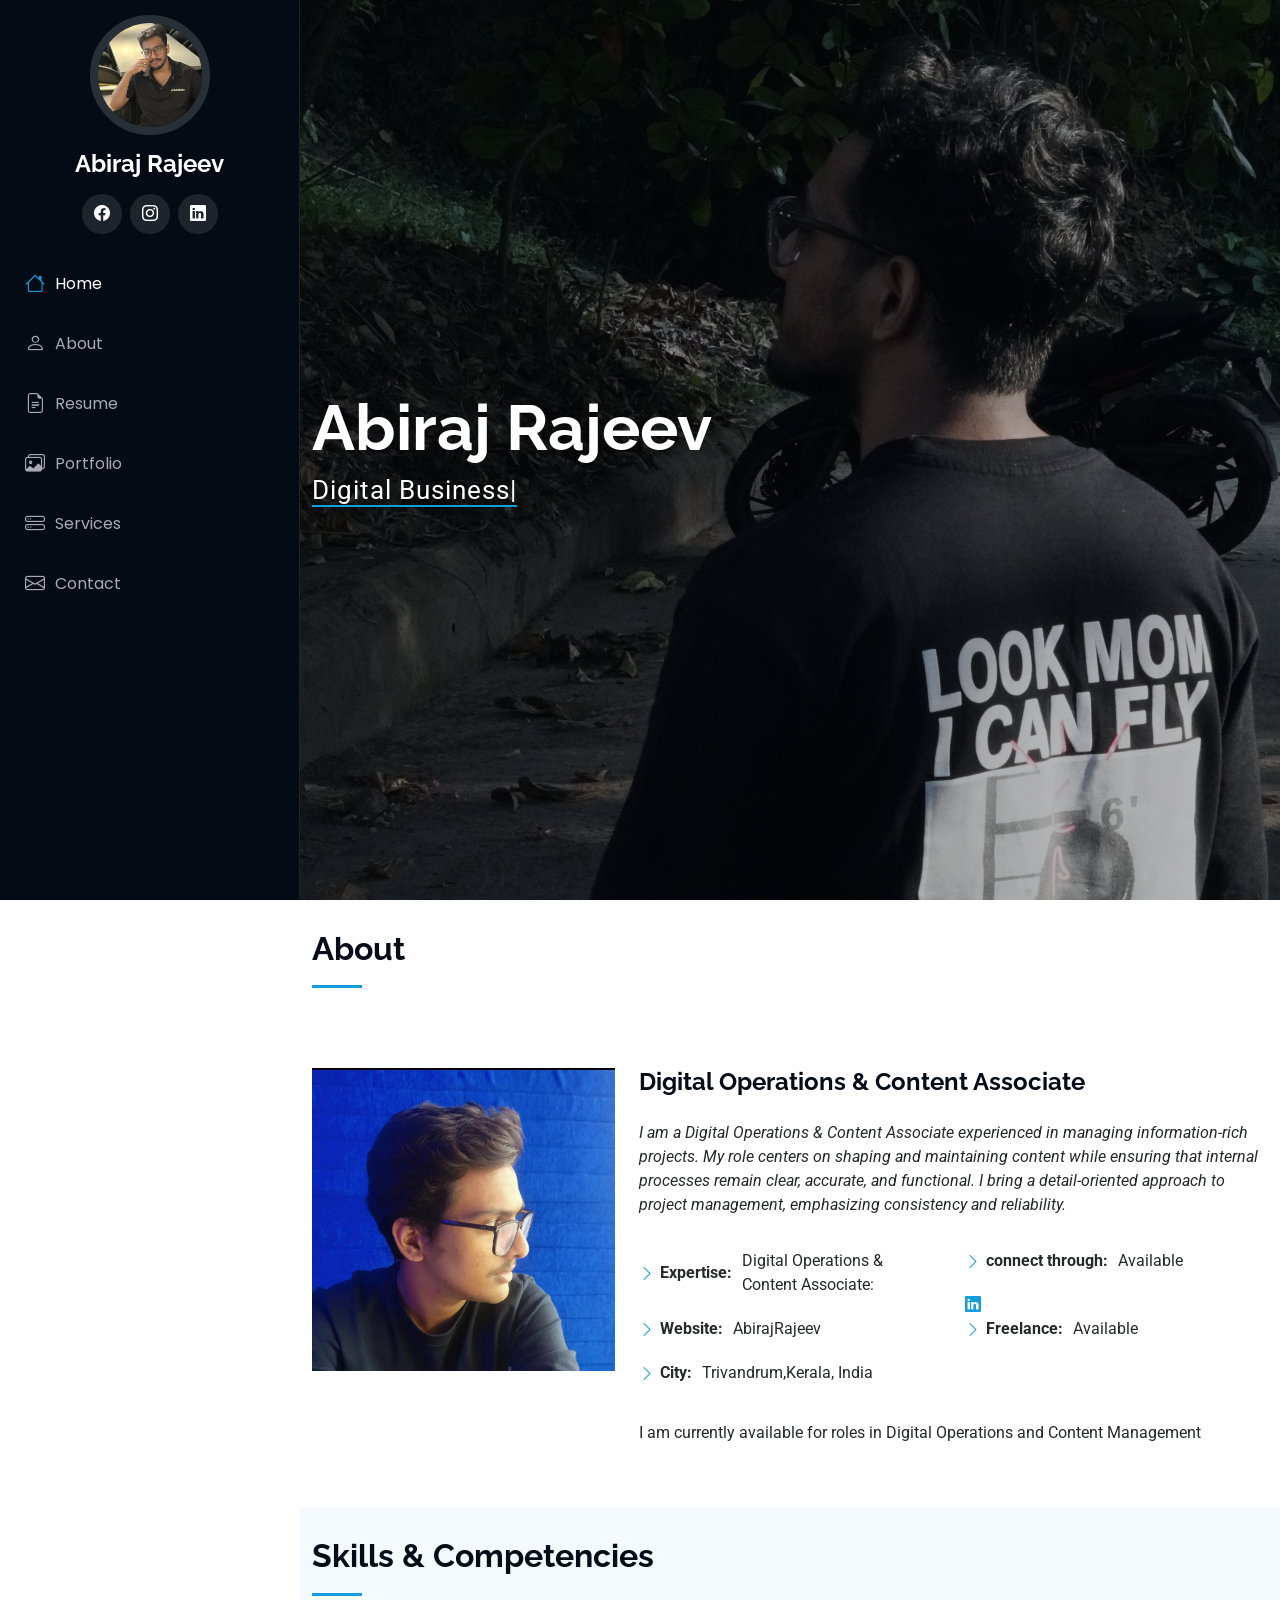
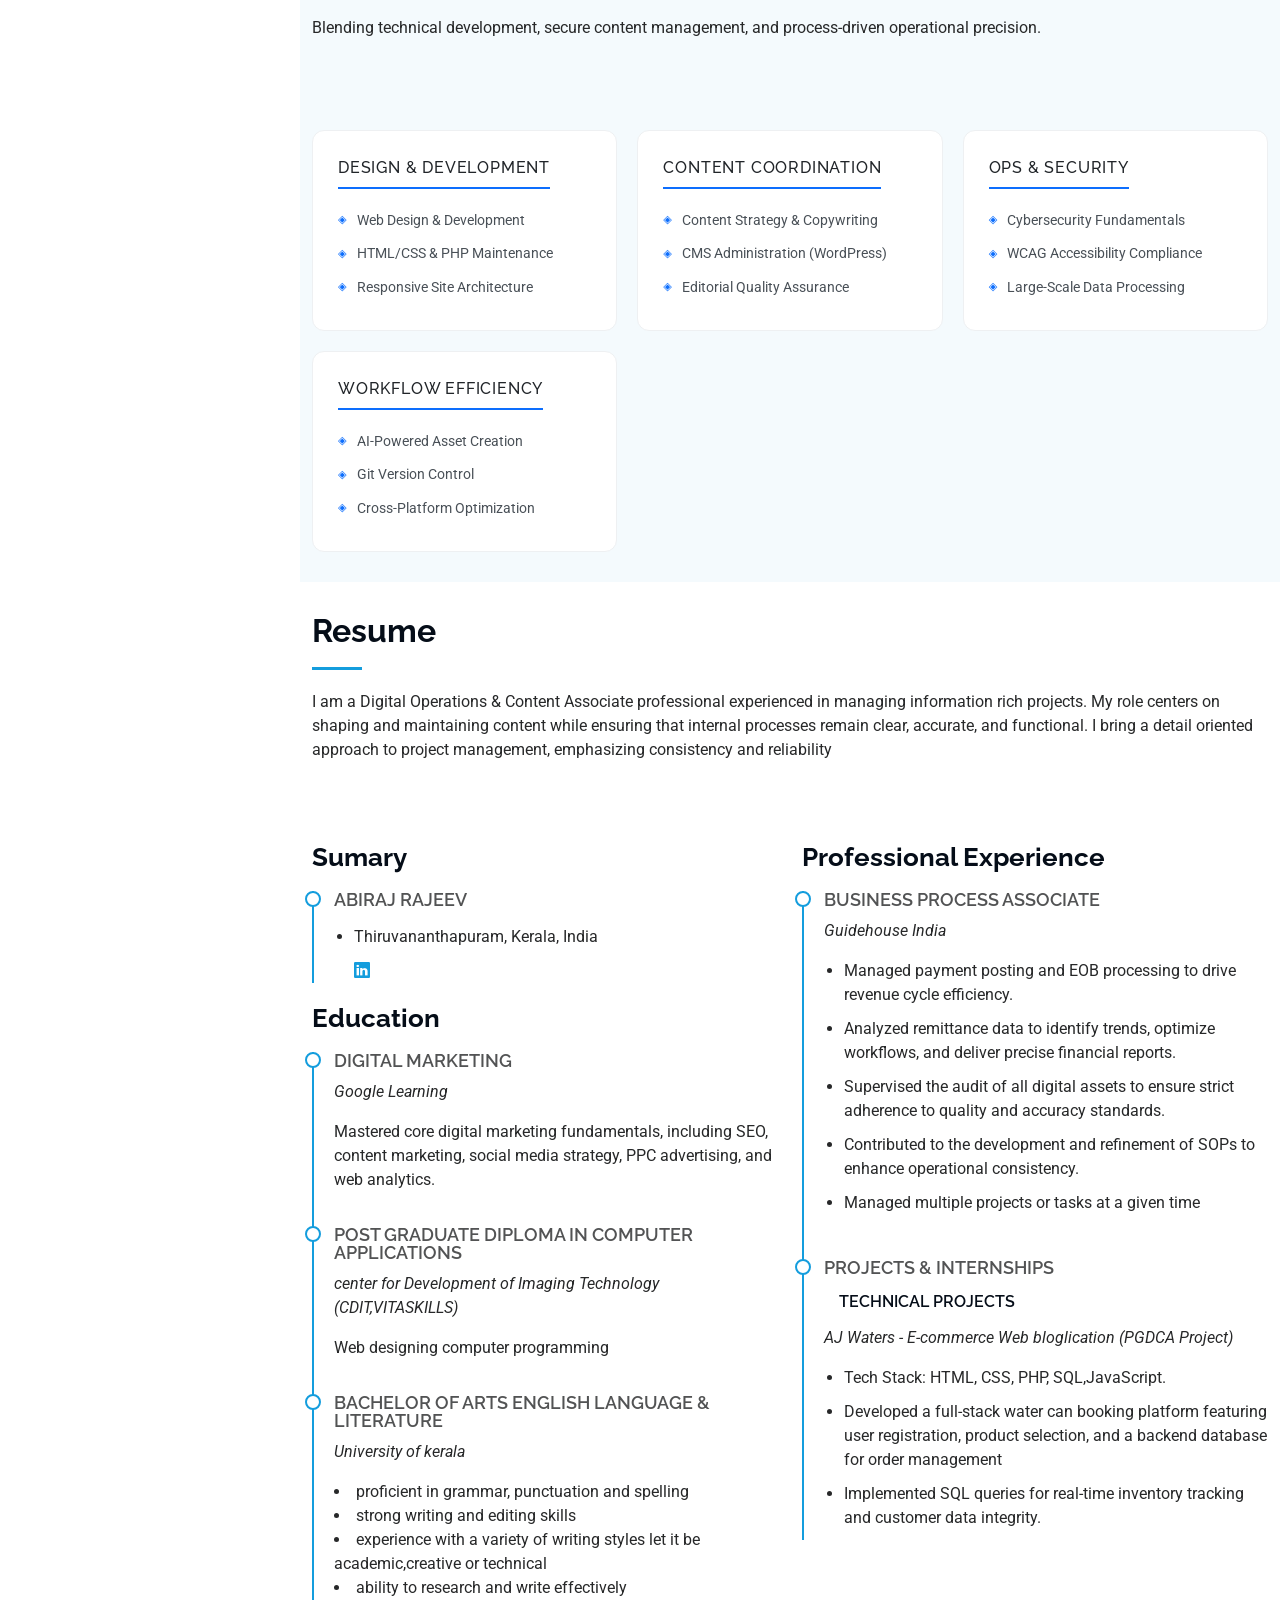
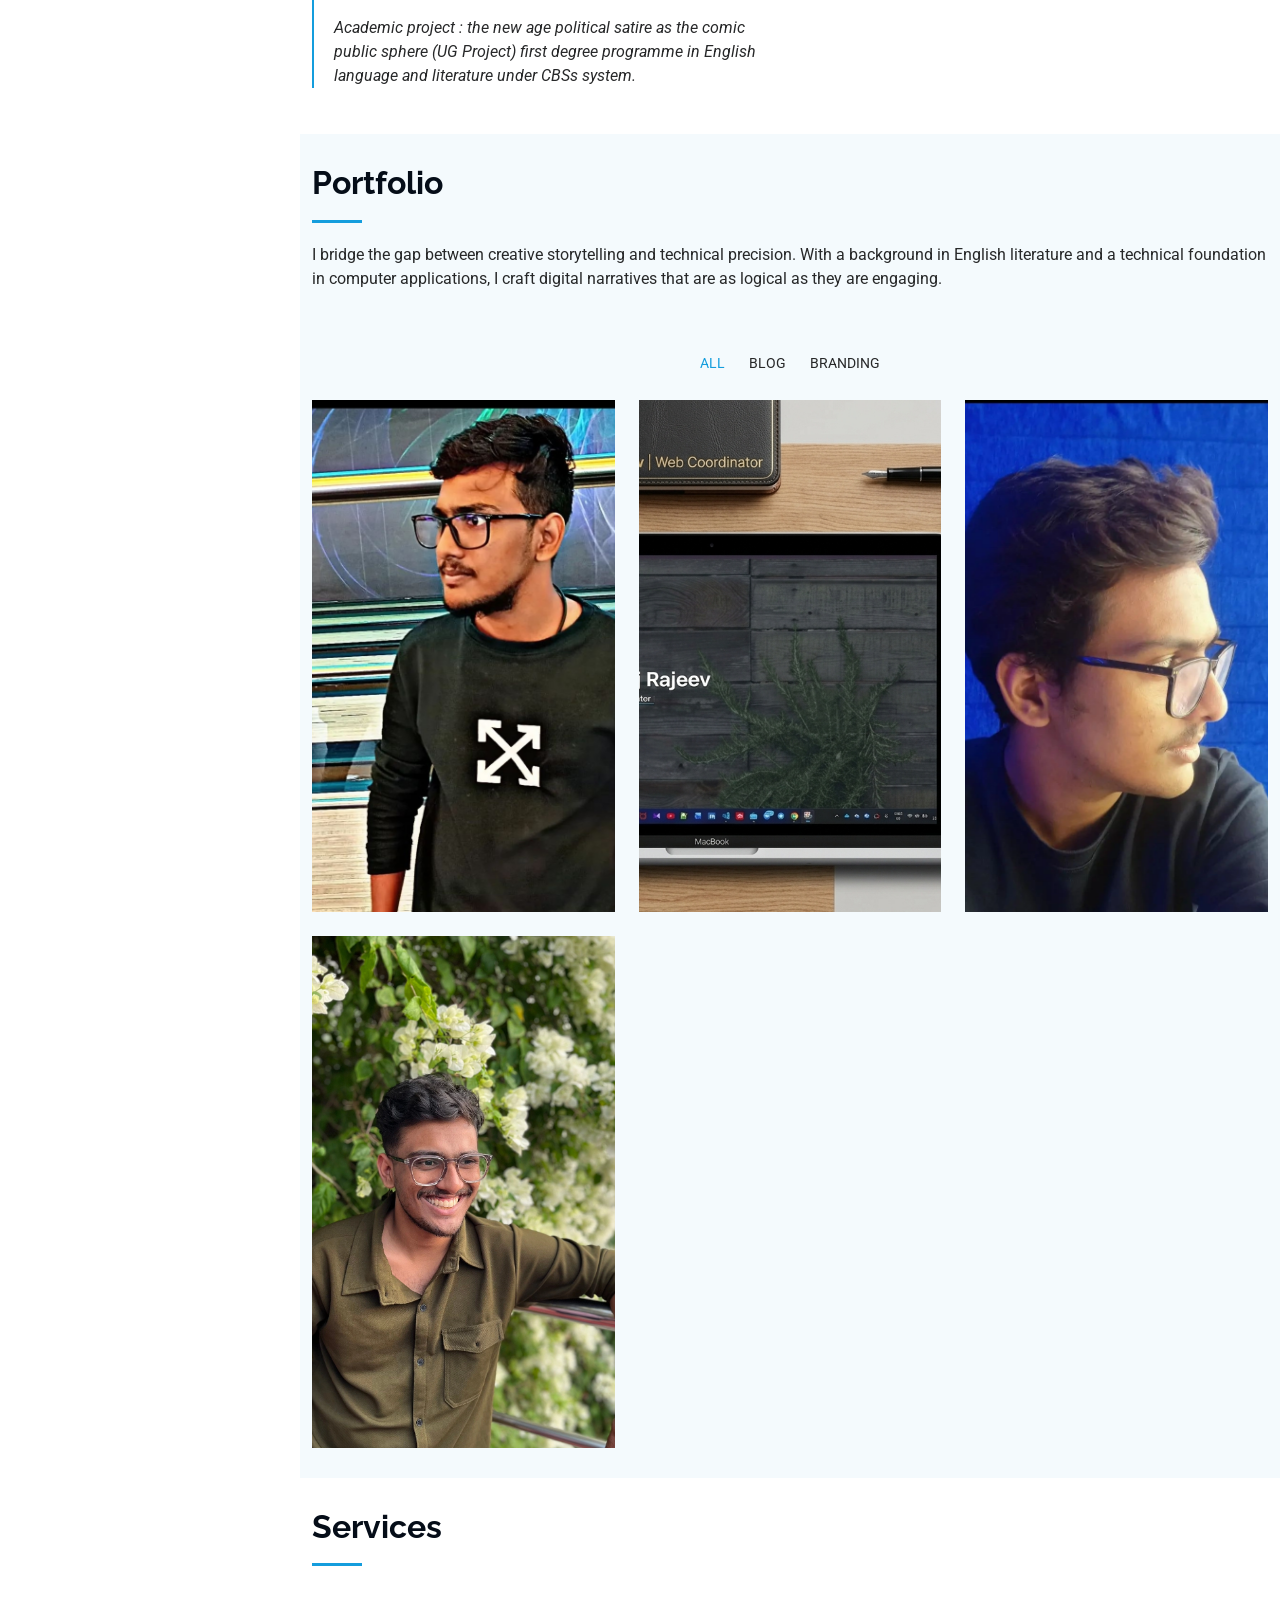
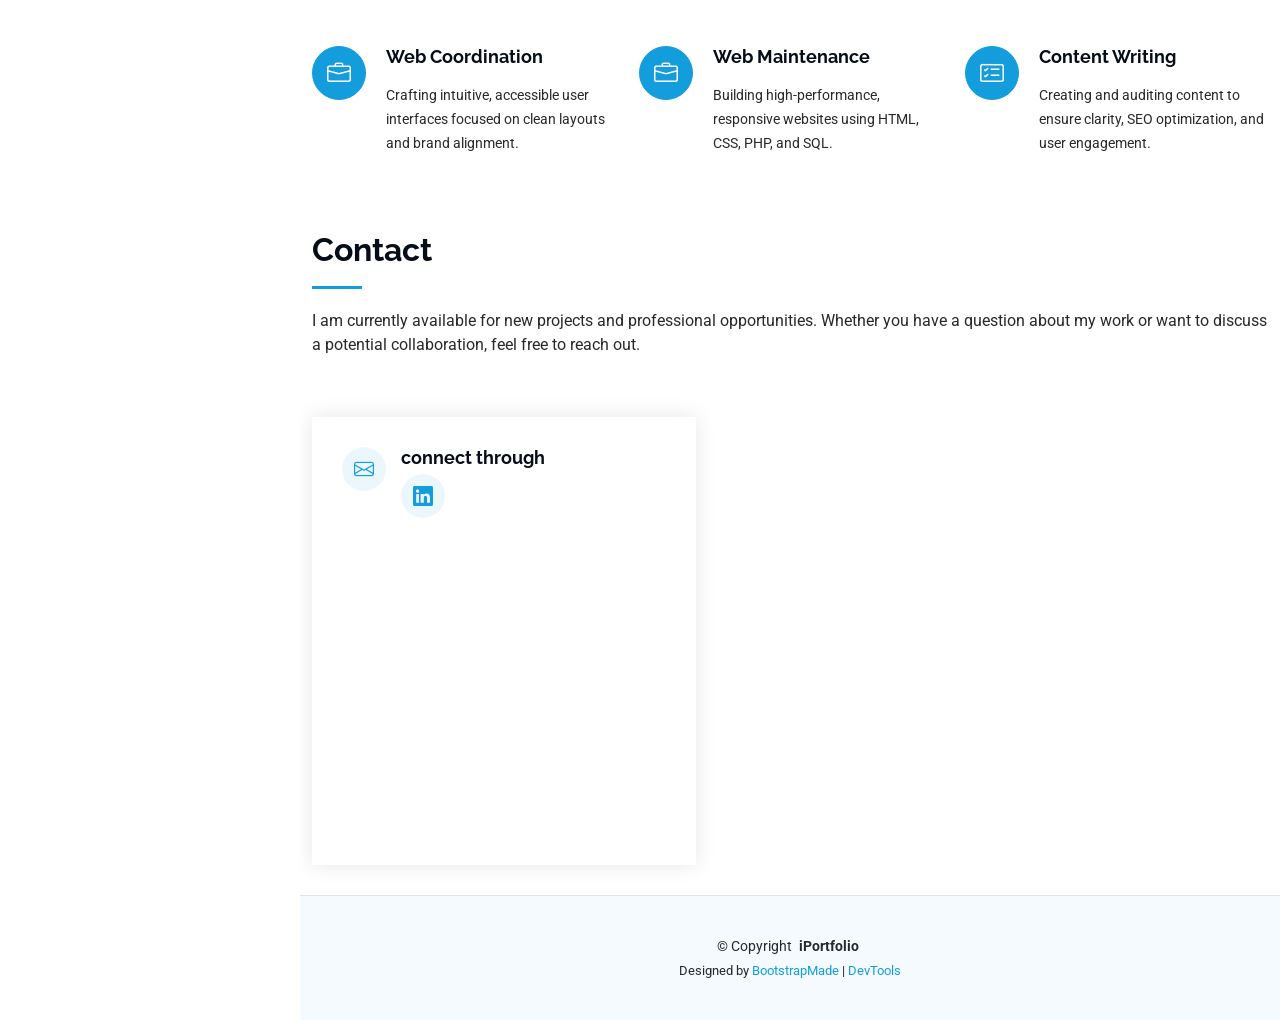
<file: index.html>
<!DOCTYPE html>
<html lang="en">

<head>
  <meta charset="utf-8">
  <meta content="width=device-width, initial-scale=1.0" name="viewport">
  <title>Abiraj Rajeev | Portfolio</title>
  <meta content="" name="description">
  <meta content="" name="keywords">

  <!-- Favicons -->
  <link href="assets/img/favicon.png" rel="icon">
  <link href="assets/img/blogle-touch-icon.png" rel="blogle-touch-icon">

  <!-- Fonts -->
  <link href="https://fonts.googleapis.com" rel="preconnect">
  <link href="https://fonts.gstatic.com" rel="preconnect" crossorigin>
  <link href="https://fonts.googleapis.com/css2?family=Roboto:ital,wght@0,100;0,300;0,400;0,500;0,700;0,900;1,100;1,300;1,400;1,500;1,700;1,900&family=Poppins:ital,wght@0,100;0,200;0,300;0,400;0,500;0,600;0,700;0,800;0,900;1,100;1,200;1,300;1,400;1,500;1,600;1,700;1,800;1,900&family=Raleway:ital,wght@0,100;0,200;0,300;0,400;0,500;0,600;0,700;0,800;0,900;1,100;1,200;1,300;1,400;1,500;1,600;1,700;1,800;1,900&display=swap" rel="stylesheet">

  <!-- Vendor CSS Files -->
  <link href="assets/vendor/bootstrap/css/bootstrap.min.css" rel="stylesheet">
  <link href="assets/vendor/bootstrap-icons/bootstrap-icons.css" rel="stylesheet">
  <link href="assets/vendor/aos/aos.css" rel="stylesheet">
  <link href="assets/vendor/glightbox/css/glightbox.min.css" rel="stylesheet">
  <link href="assets/vendor/swiper/swiper-bundle.min.css" rel="stylesheet">

  <!-- Main CSS File -->
  <link href="assets/css/main.css" rel="stylesheet">

  <!-- =======================================================
  * Template Name: iPortfolio
  * Template URL: https://bootstrapmade.com/iportfolio-bootstrap-portfolio-websites-template/
  * Updated: Jun 29 2024 with Bootstrap v5.3.3
  * Author: BootstrapMade.com
  * License: https://bootstrapmade.com/license/
  ======================================================== -->
</head>

<body class="index-page">

  <header id="header" class="header dark-background d-flex flex-column">
    <i class="header-toggle d-xl-none bi bi-list"></i>

    <div class="profile-img">
      <img src="assets/img/my-profile-img.jpg" alt="" class="img-fluid rounded-circle">
    </div>

    <a href="index.html" class="logo d-flex align-items-center justify-content-center">
      <!-- Uncomment the line below if you also wish to use an image logo -->
      <!-- <img src="assets/img/logo.png" alt=""> -->
      <h1 class="sitename">Abiraj Rajeev</h1>
    </a>

    <div class="social-links text-center">
      <a href="https://www.facebook.com/share/1HGsQPXidH/" class="facebook"><i class="bi bi-facebook"></i></a>
      <a href="https://www.instagram.com/abiraj_relodz/?hl=tl" class="instagram"><i class="bi bi-instagram"></i></a>
      <a href="https://linkedin.com/in/abiraj-rajeev" class="linkedin"><i class="bi bi-linkedin"></i></a>
    </div>

    <nav id="navmenu" class="navmenu">
      <ul>
        <li><a href="#hero" class="active"><i class="bi bi-house navicon"></i>Home</a></li>
        <li><a href="#about"><i class="bi bi-person navicon"></i> About</a></li>
        <li><a href="#resume"><i class="bi bi-file-earmark-text navicon"></i> Resume</a></li>
        <li><a href="#portfolio"><i class="bi bi-images navicon"></i> Portfolio</a></li>
        <li><a href="#services"><i class="bi bi-hdd-stack navicon"></i> Services</a></li>
        <li><a href="#contact"><i class="bi bi-envelope navicon"></i> Contact</a></li>
      </ul>
    </nav>

  </header>
  
  <main class="main">

    <!-- Hero Section -->
    <section id="hero" class="hero section dark-background">

      <img src="assets/img/assetsimghero-bg.jpg" alt="" data-aos="fade-in" class="">

      <div class="container" data-aos="fade-up" data-aos-delay="100">
        <h2>Abiraj Rajeev</h2>
        <p><span class="typed" data-typed-items="Digital Business Associate"></span><span class="typed-cursor typed-cursor--blink" aria-hidden="true"></span><span class="typed-cursor typed-cursor--blink" aria-hidden="true"></span></p>
      </div>

    </section><!-- /Hero Section -->

    <!-- About Section -->
    <section id="about" class="about section">

      <!-- Section Title -->
      <div class="container section-title" data-aos="fade-up">
        <h2>About</h2>
        <p></p>
      </div><!-- End Section Title -->

      <div class="container" data-aos="fade-up" data-aos-delay="100">

        <div class="row gy-4 justify-content-center">
          <div class="col-lg-4">
            <img src="assets/img/services.jpg" class="img-fluid" alt="">
          </div>
          <div class="col-lg-8 content">
            <h2>Digital Operations &amp; Content Associate</h2>
            <p class="fst-italic py-3">
             I am a Digital Operations & Content Associate experienced in managing information-rich projects. My role centers on shaping and maintaining content while ensuring that internal processes remain clear, accurate, and functional. I bring a detail-oriented approach to project management, emphasizing consistency and reliability. 
            </p>
            </p>
            <div class="row">
              <div class="col-lg-6">
                <ul>
                  <li><i class="bi bi-chevron-right"></i> <strong>Expertise:</strong> <span>Digital Operations & Content Associate:</span></li>
              <li><i class="bi bi-chevron-right"></i> <strong>Website:</strong> <span> <a href="https://abirajpanimoola-jpg.github.io/abirajrajeevportfolio/" target="_blank" style="text-decoration: none; color: inherit;">AbirajRajeev</a>
                  <li><i class="bi bi-chevron-right"></i> <strong>City:</strong> <span>Trivandrum,Kerala, India</span></li>
                </ul>
              </div>
              <div class="col-lg-6">
                <ul>
                  <li><i class="bi bi-chevron-right"></i> <strong>connect through:</strong> <span>Available</span></li>
                 <a href="https://linkedin.com/in/abiraj-rajeev" class="linkedin"><i class="bi bi-linkedin"></i></a>
                  <li><i class="bi bi-chevron-right"></i> <strong>Freelance:</strong> <span>Available</span></li>
                </ul>
              </div>
            </div>
            <p class="py-3">
              I am currently available for roles in Digital Operations and Content Management
            </p>
          </div>
        </div>

      </div>

    </section><!-- /About Section -->

    <!-- Skills Section -->
    <section id="skills" class="skills section light-background">
  <div class="container section-title" data-aos="fade-up">
    <h2>Skills & Competencies</h2>
    <p>Blending technical development, secure content management, and process-driven operational precision.</p>
  </div>

  <div class="container" data-aos="fade-up" data-aos-delay="100">
    <div class="skills-grid">
      
      <!-- 1. Design & Development -->
      <div class="skill-card">
        <h3>Design & Development</h3>
        <ul class="skill-list">
          <li>Web Design & Development</li>
          <li>HTML/CSS & PHP Maintenance</li>
          <li>Responsive Site Architecture</li>
        </ul>
      </div>

      <!-- 2. Content & Strategy -->
      <div class="skill-card">
        <h3>Content Coordination</h3>
        <ul class="skill-list">
          <li>Content Strategy & Copywriting</li>
          <li>CMS Administration (WordPress)</li>
          <li>Editorial Quality Assurance</li>
        </ul>
      </div>

      <!-- 3. Operations & Security -->
      <div class="skill-card">
        <h3>Ops & Security</h3>
        <ul class="skill-list">
          <li>Cybersecurity Fundamentals</li>
          <li>WCAG Accessibility Compliance</li>
          <li>Large-Scale Data Processing</li>
        </ul>
      </div>

      <!-- 4. Workflow & AI -->
      <div class="skill-card">
        <h3>Workflow Efficiency</h3>
        <ul class="skill-list">
          <li>AI-Powered Asset Creation</li>
          <li>Git Version Control</li>
          <li>Cross-Platform Optimization</li>
        </ul>
      </div>

    </div>
  </div>
</section>

<style>
  .skills-grid {
    display: grid;
    grid-template-columns: repeat(auto-fit, minmax(260px, 1fr));
    gap: 20px;
    margin-top: 30px;
  }
  .skill-card {
    background: #ffffff;
    padding: 25px;
    border-radius: 12px;
    border: 1px solid #eef0f2;
    transition: all 0.3s ease;
  }
  .skill-card:hover {
    transform: translateY(-5px);
    border-color: #0d6efd;
    box-shadow: 0 10px 20px rgba(0,0,0,0.05);
  }
  .skill-card h3 {
    font-size: 1rem;
    margin-bottom: 15px;
    color: #212529;
    text-transform: uppercase;
    letter-spacing: 0.05em;
    border-bottom: 2px solid #0d6efd;
    padding-bottom: 10px;
    display: inline-block;
  }
  .skill-list { list-style: none; padding: 0; margin: 0; }
  .skill-list li {
    padding: 6px 0;
    color: #495057;
    font-size: 0.9rem;
    display: flex;
    align-items: center;
  }
  .skill-list li::before {
    content: "◈";
    color: #0d6efd;
    margin-right: 10px;
    font-size: 0.7rem;
  }
</style><!-- End of Skills Section -->

    <!-- Resume Section -->
    <section id="resume" class="resume section">

      <!-- Section Title -->
      <div class="container section-title" data-aos="fade-up">
        <h2>Resume</h2>
        <p> I am a Digital Operations & Content Associate professional  experienced in managing information rich projects. My role centers on shaping and maintaining content while ensuring that internal processes remain clear, accurate, and functional. I bring a detail oriented approach to project management, emphasizing consistency and reliability</p>
      </div><!-- End Section Title -->

      <div class="container">

        <div class="row">

          <div class="col-lg-6" data-aos="fade-up" data-aos-delay="100">
            <h3 class="resume-title">Sumary</h3>

            <div class="resume-item pb-0">
              <h4>Abiraj Rajeev</h4>
              <p><em></em></p>
              <ul>
                <li>Thiruvananthapuram, Kerala, India</li>
                 <a href="https://linkedin.com/in/abiraj-rajeev" class="linkedin"><i class="bi bi-linkedin"></i></a>
              </ul>
            </div><!-- Edn Resume Item -->

            <h3 class="resume-title">Education</h3>
            <div class="resume-item">
              <h4>Digital Marketing </h4>
     
              <p><em>Google Learning </em></p>
              <p>Mastered core digital marketing fundamentals, including SEO, content marketing, social media strategy, PPC advertising, and web analytics.</p>
            </div>
            <div class="resume-item">
              <h4>Post Graduate Diploma in Computer Applications </h4>
     
              <p><em>center for Development of Imaging Technology (CDIT,VITASKILLS)</em></p>
              <p>Web designing computer programming </p>
            </div><!-- Edn Resume Item -->

            <div class="resume-item">
              <h4>Bachelor of  Arts English language &amp; Literature</h4>
              
              <p><em>University of kerala</em></p>
              <p><li>proficient in grammar, punctuation and spelling</li>
                <li>strong writing and editing skills</li>
                <li>experience with a variety of writing styles let it be academic,creative or technical</li>
                <li>ability to research and write effectively</li>
              </p>
              <p><em>Academic project : the new age political satire as the comic public sphere (UG Project) first degree programme in English language and literature under CBSs system. </em></p> 
            </div><!-- Edn Resume Item -->

          </div>

          <div class="col-lg-6" data-aos="fade-up" data-aos-delay="200">
            <h3 class="resume-title">Professional Experience</h3>
            <div class="resume-item">
              <h4> Business process Associate</h4>
              
              <p><em>Guidehouse India</em></p>
              <ul>
                <li>Managed payment posting and EOB processing to drive revenue cycle efficiency.</li>
                <li>Analyzed remittance data to identify trends, optimize workflows, and deliver precise financial reports. </li>
                <li>Supervised the audit of all digital assets to ensure strict adherence to quality and accuracy standards.</li>
                <li>Contributed to the development and refinement of SOPs to enhance operational consistency.</li>
                <li>Managed multiple projects or tasks at a given time</li>
              </ul>
            </div><!-- Edn Resume Item -->

            <div class="resume-item">
              <h4>Projects & Internships </h4>
              <h5>TECHNICAL PROJECTS</h5>
              <p><em>AJ Waters - E-commerce Web bloglication (PGDCA Project) </em></p>
              <ul>
                <li>Tech Stack: HTML, CSS, PHP, SQL,JavaScript.</li>
                <li> Developed a full-stack water can booking platform featuring user registration, product selection, and a backend database for order management</li>
                <li>Implemented SQL queries for real-time inventory tracking and customer data integrity.</li>
                
              </ul>

             
            </div><!-- Edn Resume Item -->

          </div>

        </div>

      </div>

    </section><!-- /Resume Section -->

    <!-- Portfolio Section -->
    <section id="portfolio" class="portfolio section light-background">

      <!-- Section Title -->
      <div class="container section-title" data-aos="fade-up">
        <h2>Portfolio</h2>
        <p>I bridge the gap between creative storytelling and technical precision. With a background in English literature and a technical foundation in computer applications, I craft digital narratives that are as logical as they are engaging.</p>
      </div><!-- End Section Title -->

      <div class="container">

        <div class="isotope-layout" data-default-filter="*" data-layout="masonry" data-sort="original-order">

          <ul class="portfolio-filters isotope-filters" data-aos="fade-up" data-aos-delay="100">
            <li data-filter="*" class="filter-active">All</li>
            <li data-filter=".filter-blog">blog</li>
            <li data-filter=".filter-branding">Branding</li>
          </ul><!-- End Portfolio Filters -->

          <div class="row gy-4 isotope-container" data-aos="fade-up" data-aos-delay="200">

            <div class="col-lg-4 col-md-6 portfolio-item isotope-item filter-blog">
              <div class="portfolio-content h-100">
                <img src="assets/img/portfolio/blog-1.jpg" class="img-fluid" style="height: 32em; width: 100%; object-fit: cover;"alt="">
                <div class="portfolio-info">
                  <h4>blog 1</h4>
                  <p>“Half‑cooked perfection is better than emptiness — always will be.”</p>
                  
                  <a href="assets/img/portfolio/blog-1.jpg" title="blog 1" data-gallery="portfolio-gallery-blog" class="glightbox preview-link">
                  
                    <i class="bi bi-zoom-in"></i></a>
                </div>
              </div>
            </div><!-- End Portfolio Item -->
            
            <div class="col-lg-4 col-md-6 portfolio-item isotope-item filter-branding">
              <div class="portfolio-content h-100">
                <img src="assets/img/portfolio/branding-1.jpg" class="img-fluid"style="height: 32em; width: 100%; object-fit: cover;" alt="">
                <div class="portfolio-info">
                  <h4>Branding 1</h4>
                  <p> </p>
                  <a href="assets/img/portfolio/branding-1.jpg" title="Branding 1" data-gallery="portfolio-gallery-branding" class="glightbox preview-link"style="height: 32em; width: 100%; object-fit: cover><i class="bi bi-zoom-in"></i></a>
                  <a href="portfolio-details.html" title="More Details" class="details-link"><i class="bi bi-link-45deg"></i></a>
                </div>
              </div>
            </div><!-- End Portfolio Item -->

         

            <div class="col-lg-4 col-md-6 portfolio-item isotope-item filter-blog">
              <div class="portfolio-content h-100">
                <img src="assets/img/portfolio/blog-2.jpg" class="img-fluid"style="height: 32em; width: 100%; object-fit: cover;" alt="">
                <div class="portfolio-info">
                  <h4>blog 2</h4>
                  <p>“Be the CEO of your life; hire and fire accordingly.”</p>
                  <a href="assets/img/portfolio/blog-2.jpg" title="blog 2" data-gallery="portfolio-gallery-blog" class="glightbox preview-link">
                  
                    <i class="bi bi-zoom-in"></i></a>
                </div>
              </div>
            </div><!-- End Portfolio Item -->
 
            <div class="col-lg-4 col-md-6 portfolio-item isotope-item filter-blog">
              <div class="portfolio-content h-100">
                <img src="assets/img/portfolio/blog-3.jpg" class="img-fluid"style="height: 32em; width: 100%; object-fit: cover;" alt="">
                <div class="portfolio-info">
                  <h4>blog 3</h4>
                  <p> “Laugh like Buddha, not Smiling Buddha.”</p>
                  <a href="assets/img/portfolio/blog-3.jpg" title="blog 3" data-gallery="portfolio-gallery-blog" class="glightbox preview-link">
                  
                    <i class="bi bi-zoom-in"></i></a>
                </div>
              </div>
            </div><!-- End Portfolio Item -->

          
      
        </div>

      </div>

    </section><!-- /Portfolio Section -->

    <!-- Services Section -->
    <section id="services" class="services section">

      <!-- Section Title -->
      <div class="container section-title" data-aos="fade-up">
        <h2>Services</h2>
        <p></p>
      </div><!-- End Section Title -->

      <div class="container">

        <div class="row gy-4">

          <div class="col-lg-4 col-md-6 service-item d-flex" data-aos="fade-up" data-aos-delay="100">
            <div class="icon flex-shrink-0"><i class="bi bi-briefcase"></i></div>
            <div>
              <h4 class="title"><a href="service-details.html#web-Coordination" class="stretched-link">Web Coordination</a></h4>
              <p class="description">Crafting intuitive, accessible user interfaces focused on clean layouts and brand alignment.</p>
            </div>
          </div>
          <!-- End Service Item -->
           <div class="col-lg-4 col-md-6 service-item d-flex" data-aos="fade-up" data-aos-delay="100">
            <div class="icon flex-shrink-0"><i class="bi bi-briefcase"></i></div>
            <div>
              <h4 class="title"><a href="service-details.html#Web-Maintenance" class="stretched-link">Web Maintenance</a></h4>
              <p class="description">Building high-performance, responsive websites using HTML, CSS, PHP, and SQL.</p>
            </div>
          </div>
          <!-- End Service Item -->

          <div class="col-lg-4 col-md-6 service-item d-flex" data-aos="fade-up" data-aos-delay="200">
            <div class="icon flex-shrink-0"><i class="bi bi-card-checklist"></i></div>
            <div>
              <h4 class="title"><a href="service-details.html#content-writing" class="stretched-link">Content Writing</a></h4>
              <p class="description">Creating and auditing content to ensure clarity, SEO optimization, and user engagement.</p>
            </div>
          </div><!-- End Service Item -->

        </div>

      </div>

    </section><!-- /Services Section -->

    <!-- Contact Section -->
    <section id="contact" class="contact section">

      <!-- Section Title -->
      <div class="container section-title" data-aos="fade-up">
        <h2>Contact</h2>
        <p>I am currently available for new projects and professional opportunities. Whether you have a question about my work or want to discuss a potential collaboration, feel free to reach out.</p>
      </div><!-- End Section Title -->

      <div class="container" data-aos="fade-up" data-aos-delay="100">

        <div class="row gy-4">

          <div class="col-lg-5">

            <div class="info-wrap">
             

              

              <div class="info-item d-flex" data-aos="fade-up" data-aos-delay="400">
                <i class="bi bi-envelope flex-shrink-0"></i>
                <div>
                  <h3>connect through</h3>
                 <a href="https://linkedin.com/in/abiraj-rajeev" class="linkedin"><i class="bi bi-linkedin"></i></a>
                </div>
              </div><!-- End Info Item -->

              <iframe src=" " frameborder="0" style="border:0; width: 100%; height: 270px;" allowfullscreen="" loading="lazy" referrerpolicy="no-referrer-when-downgrade"></iframe>
            </div>
          </div>

        

        </div>

      </div>

    </section><!-- /Contact Section -->

  </main>

  <footer id="footer" class="footer position-relative light-background">

    <div class="container">
      <div class="copyright text-center ">
        <p>© <span>Copyright</span> <strong class="px-1 sitename":>iPortfolio</strong> <span></span></p>
      </div>
      <div class="credits">
        <!-- All the links in the footer should remain intact. -->
        <!-- You can delete the links only if you've purchased the pro version. -->
        <!-- Licensing information: https://bootstrapmade.com/license/ -->
        <!-- Purchase the pro version with working PHP/AJAX contact form: [buy-url] -->
        Designed by <a href="https://bootstrapmade.com/">BootstrapMade</a> | <a href="https://bootstrapmade.com/tools/">DevTools</a>
      </div>
    </div>

  </footer>

  <!-- Scroll Top -->
  <a href="#" id="scroll-top" class="scroll-top d-flex align-items-center justify-content-center"><i class="bi bi-arrow-up-short"></i></a>

  <!-- Preloader -->
  <div id="preloader"></div>

  <!-- Vendor JS Files -->
  <script src="assets/vendor/bootstrap/js/bootstrap.bundle.min.js"></script>
  <script src="assets/vendor/php-email-form/validate.js"></script>
  <script src="assets/vendor/aos/aos.js"></script>
  <script src="assets/vendor/typed.js/typed.umd.js"></script>
  <script src="assets/vendor/purecounter/purecounter_vanilla.js"></script>
  <script src="assets/vendor/waypoints/noframework.waypoints.js"></script>
  <script src="assets/vendor/glightbox/js/glightbox.min.js"></script>
  <script src="assets/vendor/imagesloaded/imagesloaded.pkgd.min.js"></script>
  <script src="assets/vendor/isotope-layout/isotope.pkgd.min.js"></script>
  <script src="assets/vendor/swiper/swiper-bundle.min.js"></script>

  <!-- Main JS File -->
  <script src="assets/js/main.js"></script>

</body>

</html>
</file>
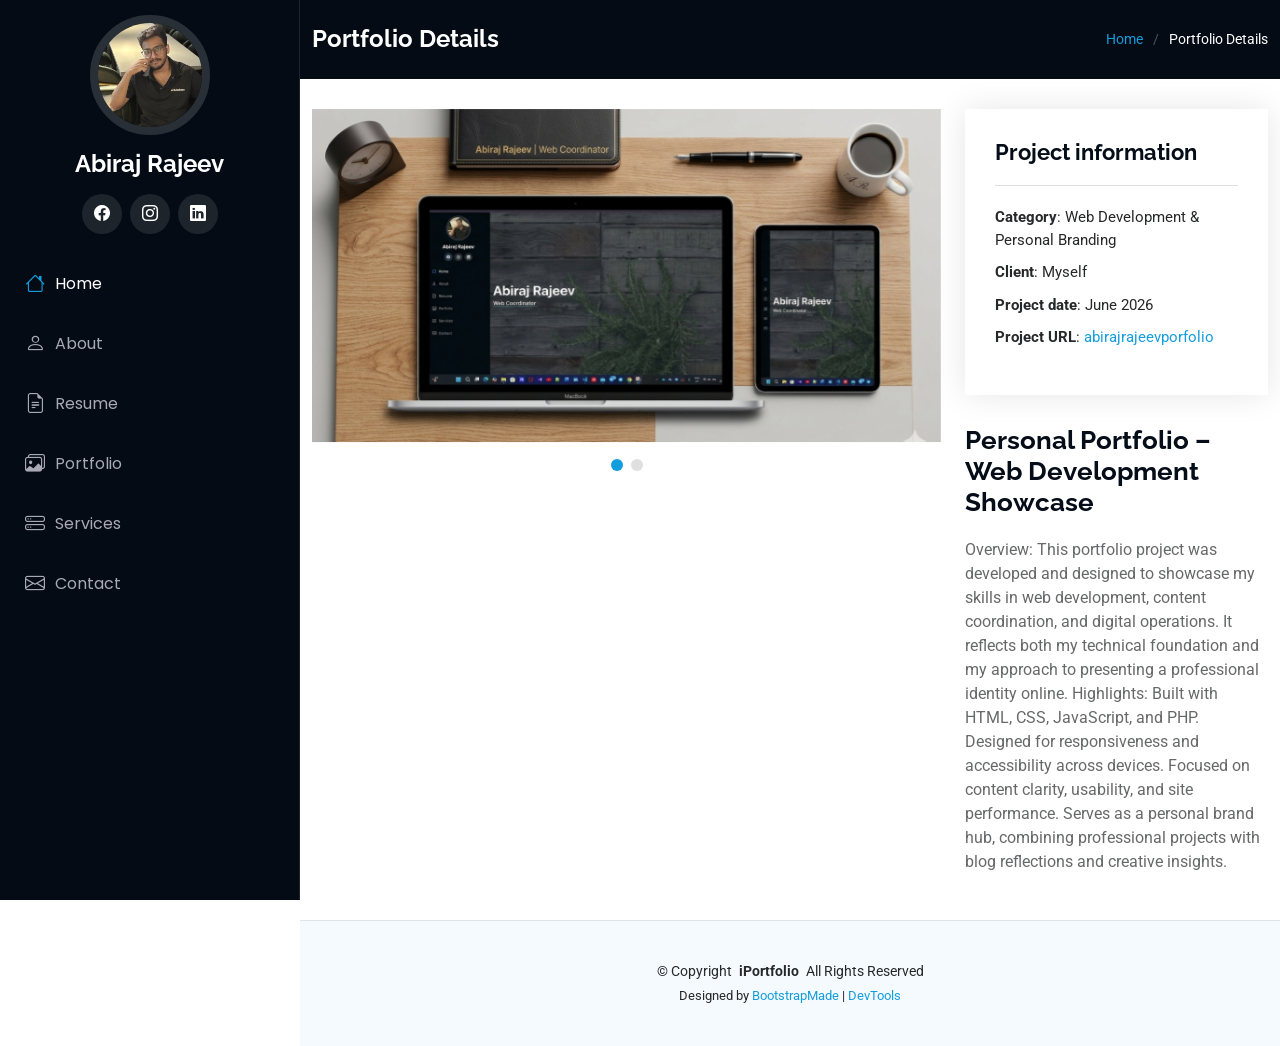
<file: portfolio-details.html>
<!DOCTYPE html>
<html lang="en">

<head>
  <meta charset="utf-8">
  <meta content="width=device-width, initial-scale=1.0" name="viewport">
  <title>Abiraj Rajeev | Portfolio</title>
  <meta content="" name="description">
  <meta content="" name="keywords">

  <!-- Favicons -->
  <link href="assets/img/favicon.png" rel="icon">
  <link href="assets/img/apple-touch-icon.png" rel="apple-touch-icon">

  <!-- Fonts -->
  <link href="https://fonts.googleapis.com" rel="preconnect">
  <link href="https://fonts.gstatic.com" rel="preconnect" crossorigin>
  <link href="https://fonts.googleapis.com/css2?family=Roboto:ital,wght@0,100;0,300;0,400;0,500;0,700;0,900;1,100;1,300;1,400;1,500;1,700;1,900&family=Poppins:ital,wght@0,100;0,200;0,300;0,400;0,500;0,600;0,700;0,800;0,900;1,100;1,200;1,300;1,400;1,500;1,600;1,700;1,800;1,900&family=Raleway:ital,wght@0,100;0,200;0,300;0,400;0,500;0,600;0,700;0,800;0,900;1,100;1,200;1,300;1,400;1,500;1,600;1,700;1,800;1,900&display=swap" rel="stylesheet">

  <!-- Vendor CSS Files -->
  <link href="assets/vendor/bootstrap/css/bootstrap.min.css" rel="stylesheet">
  <link href="assets/vendor/bootstrap-icons/bootstrap-icons.css" rel="stylesheet">
  <link href="assets/vendor/aos/aos.css" rel="stylesheet">
  <link href="assets/vendor/glightbox/css/glightbox.min.css" rel="stylesheet">
  <link href="assets/vendor/swiper/swiper-bundle.min.css" rel="stylesheet">

  <!-- Main CSS File -->
  <link href="assets/css/main.css" rel="stylesheet">

  <!-- =======================================================
  * Template Name: iPortfolio
  * Template URL: https://bootstrapmade.com/iportfolio-bootstrap-portfolio-websites-template/
  * Updated: Jun 29 2024 with Bootstrap v5.3.3
  * Author: BootstrapMade.com
  * License: https://bootstrapmade.com/license/
  ======================================================== -->
</head>

<body class="portfolio-details-page">

  <header id="header" class="header dark-background d-flex flex-column">
    <i class="header-toggle d-xl-none bi bi-list"></i>

    <div class="profile-img">
      <img src="assets/img/my-profile-img.jpg" alt="" class="img-fluid rounded-circle">
    </div>

    <a href="index.html" class="logo d-flex align-items-center justify-content-center">
      <!-- Uncomment the line below if you also wish to use an image logo -->
      <!-- <img src="assets/img/logo.png" alt=""> -->
      <h1 class="sitename">Abiraj Rajeev</h1>
    </a>

      <div class="social-links text-center">
      <a href="https://www.facebook.com/share/1HGsQPXidH/" class="facebook"><i class="bi bi-facebook"></i></a>
      <a href="https://www.instagram.com/abiraj_relodz/?hl=tl" class="instagram"><i class="bi bi-instagram"></i></a>
      <a href="https://linkedin.com/in/abiraj-rajeev" class="linkedin"><i class="bi bi-linkedin"></i></a>
    </div>

   <nav id="navmenu" class="navmenu">
      <ul>
        <li><a href="index.html#hero" class="active"><i class="bi bi-house navicon"></i>Home</a></li>
        <li><a href="index.html#about"><i class="bi bi-person navicon"></i> About</a></li>
        <li><a href="index.html#resume"><i class="bi bi-file-earmark-text navicon"></i> Resume</a></li>
        <li><a href="index.html#portfolio"><i class="bi bi-images navicon"></i> Portfolio</a></li>
        <li><a href="index.html#services"><i class="bi bi-hdd-stack navicon"></i> Services</a></li>
        <li><a href="index.html#contact"><i class="bi bi-envelope navicon"></i> Contact</a></li>
      </ul>
    </nav>

  </header>

  <main class="main">

    <!-- Page Title -->
    <div class="page-title dark-background">
      <div class="container d-lg-flex justify-content-between align-items-center">
        <h1 class="mb-2 mb-lg-0">Portfolio Details</h1>
        <nav class="breadcrumbs">
          <ol>
            <li><a href="index.html">Home</a></li>
            <li class="current">Portfolio Details</li>
          </ol>
        </nav>
      </div>
    </div><!-- End Page Title -->

    <!-- Portfolio Details Section -->
    <section id="portfolio-details" class="portfolio-details section">

      <div class="container" data-aos="fade-up" data-aos-delay="100">

        <div class="row gy-4">

          <div class="col-lg-8">
            <div class="portfolio-details-slider swiper init-swiper">

              <script type="application/json" class="swiper-config">
                {
                  "loop": true,
                  "speed": 600,
                  "autoplay": {
                    "delay": 5000
                  },
                  "slidesPerView": "auto",
                  "pagination": {
                    "el": ".swiper-pagination",
                    "type": "bullets",
                    "clickable": true
                  }
                }
              </script>

              <div class="swiper-wrapper align-items-center">

                <div class="swiper-slide">
                  <img src="assets/img/portfolio/product-1.jpg" alt="">
                </div>

                <div class="swiper-slide">
                  <img src="assets/img/portfolio/branding-1.jpg" alt="">
                </div>

              </div>
              <div class="swiper-pagination"></div>
            </div>
          </div>

          <div class="col-lg-4">
            <div class="portfolio-info" data-aos="fade-up" data-aos-delay="200">
              <h3>Project information</h3>
              <ul>
                <li><strong>Category</strong>: Web Development & Personal Branding</li>
                <li><strong>Client</strong>: Myself</li>
                <li><strong>Project date</strong>: June 2026</li>
                <li><strong>Project URL</strong>: <a href="https://abirajpanimoola-jpg.github.io/abirajrajeevportfolio/?utm_source=copilot.com">abirajrajeevporfolio</a></li>
              </ul>
            </div>
            <div class="portfolio-description" data-aos="fade-up" data-aos-delay="300">
              <h2>Personal Portfolio – Web Development Showcase</h2>
              <p>
               Overview:  
                
            This portfolio project was developed and designed to showcase my skills in web development, content coordination, and digital operations. It reflects both my technical foundation and my approach to presenting a professional identity online.
             Highlights:

Built with HTML, CSS, JavaScript, and PHP.

Designed for responsiveness and accessibility across devices.

Focused on content clarity, usability, and site performance.

Serves as a personal brand hub, combining professional projects with blog reflections and creative insights.
            </div>
          </div>

        </div>

      </div>

    </section><!-- /Portfolio Details Section -->

  </main>

  <footer id="footer" class="footer position-relative light-background">

    <div class="container">
      <div class="copyright text-center ">
        <p>© <span>Copyright</span> <strong class="px-1 sitename">iPortfolio</strong> <span>All Rights Reserved</span></p>
      </div>
      <div class="credits">
        <!-- All the links in the footer should remain intact. -->
        <!-- You can delete the links only if you've purchased the pro version. -->
        <!-- Licensing information: https://bootstrapmade.com/license/ -->
        <!-- Purchase the pro version with working PHP/AJAX contact form: [buy-url] -->
        Designed by <a href="https://bootstrapmade.com/">BootstrapMade</a> | <a href="https://bootstrapmade.com/tools/">DevTools</a>
      </div>
    </div>

  </footer>

  <!-- Scroll Top -->
  <a href="#" id="scroll-top" class="scroll-top d-flex align-items-center justify-content-center"><i class="bi bi-arrow-up-short"></i></a>

  <!-- Preloader -->
  <div id="preloader"></div>

  <!-- Vendor JS Files -->
  <script src="assets/vendor/bootstrap/js/bootstrap.bundle.min.js"></script>
  <script src="assets/vendor/php-email-form/validate.js"></script>
  <script src="assets/vendor/aos/aos.js"></script>
  <script src="assets/vendor/typed.js/typed.umd.js"></script>
  <script src="assets/vendor/purecounter/purecounter_vanilla.js"></script>
  <script src="assets/vendor/waypoints/noframework.waypoints.js"></script>
  <script src="assets/vendor/glightbox/js/glightbox.min.js"></script>
  <script src="assets/vendor/imagesloaded/imagesloaded.pkgd.min.js"></script>
  <script src="assets/vendor/isotope-layout/isotope.pkgd.min.js"></script>
  <script src="assets/vendor/swiper/swiper-bundle.min.js"></script>

  <!-- Main JS File -->
  <script src="assets/js/main.js"></script>

</body>

</html>
</file>
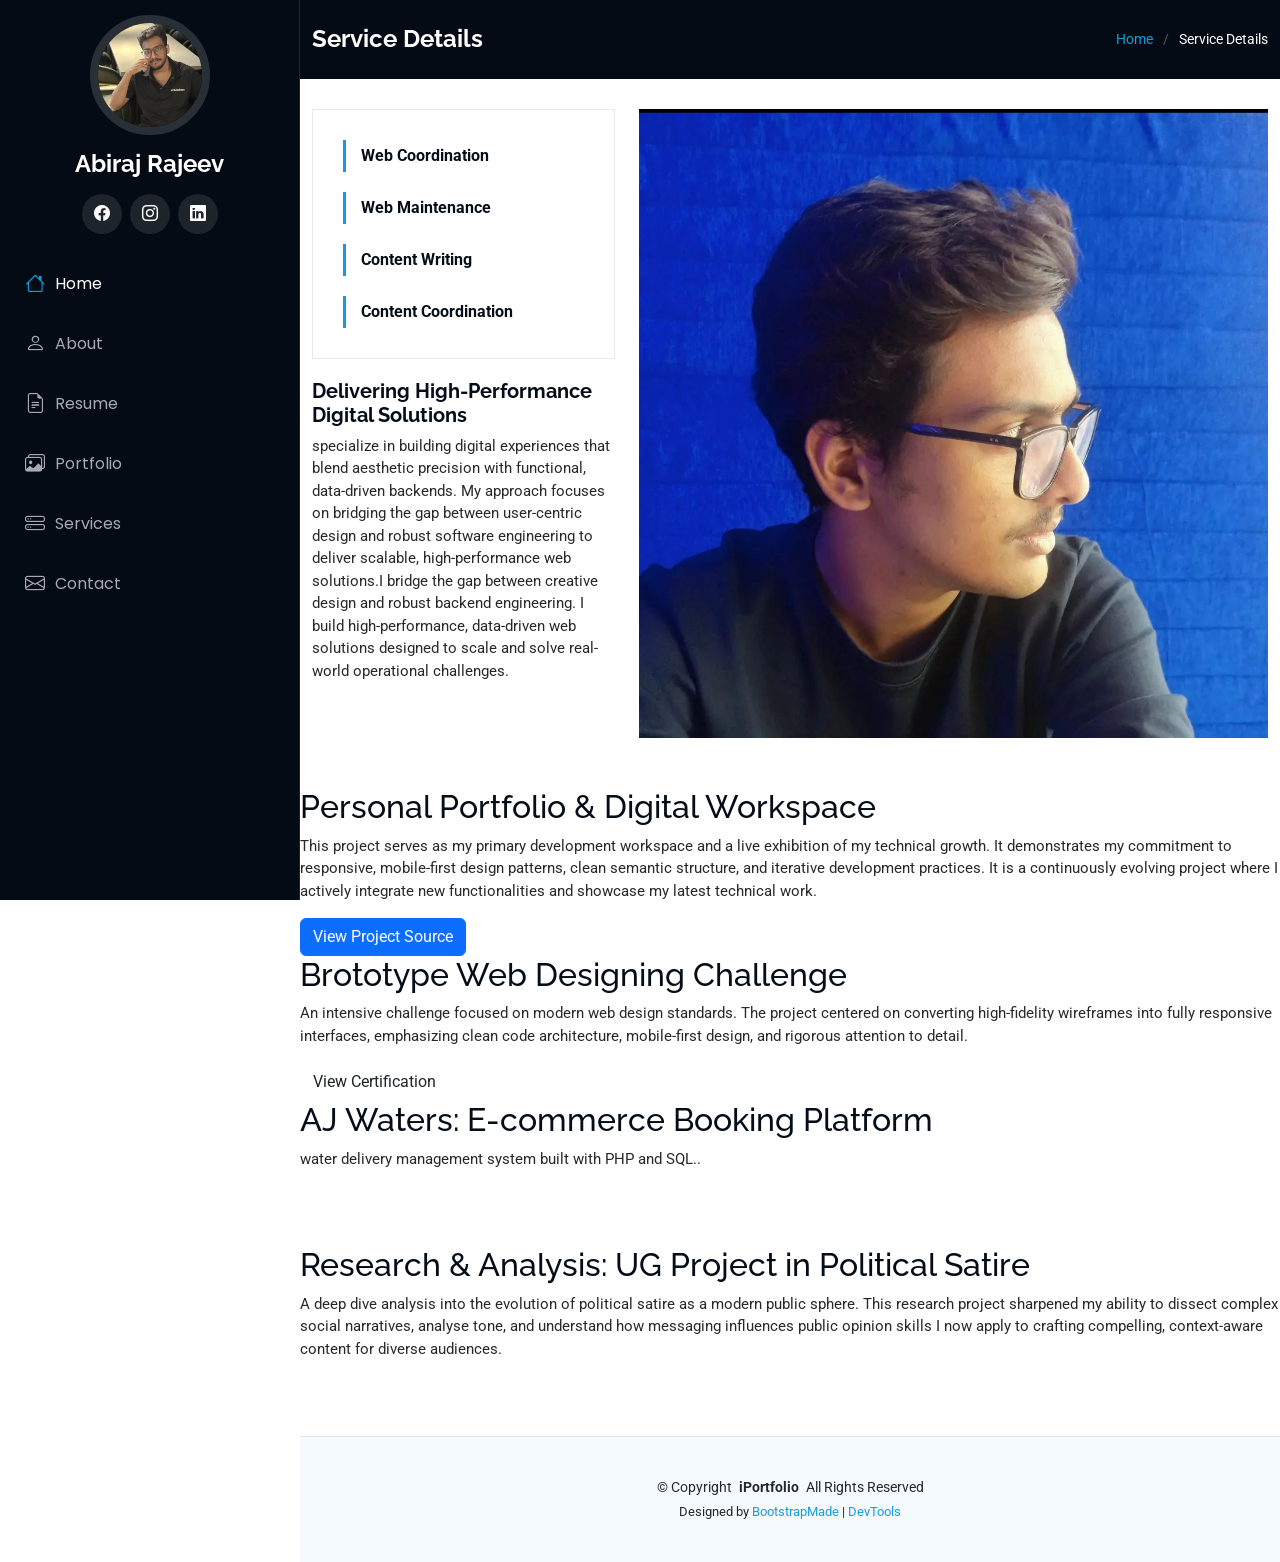
<file: service-details.html>
<!DOCTYPE html>
<html lang="en">

<head>
  <meta charset="utf-8">
  <meta content="width=device-width, initial-scale=1.0" name="viewport">
  <title>SAbiraj Rajeev | Portfolio</title>
  <meta content="" name="description">
  <meta content="" name="keywords">

  <!-- Favicons -->
  <link href="assets/img/favicon.png" rel="icon">
  <link href="assets/img/apple-touch-icon.png" rel="apple-touch-icon">

  <!-- Fonts -->
  <link href="https://fonts.googleapis.com" rel="preconnect">
  <link href="https://fonts.gstatic.com" rel="preconnect" crossorigin>
  <link href="https://fonts.googleapis.com/css2?family=Roboto:ital,wght@0,100;0,300;0,400;0,500;0,700;0,900;1,100;1,300;1,400;1,500;1,700;1,900&family=Poppins:ital,wght@0,100;0,200;0,300;0,400;0,500;0,600;0,700;0,800;0,900;1,100;1,200;1,300;1,400;1,500;1,600;1,700;1,800;1,900&family=Raleway:ital,wght@0,100;0,200;0,300;0,400;0,500;0,600;0,700;0,800;0,900;1,100;1,200;1,300;1,400;1,500;1,600;1,700;1,800;1,900&display=swap" rel="stylesheet">

  <!-- Vendor CSS Files -->
  <link href="assets/vendor/bootstrap/css/bootstrap.min.css" rel="stylesheet">
  <link href="assets/vendor/bootstrap-icons/bootstrap-icons.css" rel="stylesheet">
  <link href="assets/vendor/aos/aos.css" rel="stylesheet">
  <link href="assets/vendor/glightbox/css/glightbox.min.css" rel="stylesheet">
  <link href="assets/vendor/swiper/swiper-bundle.min.css" rel="stylesheet">

  <!-- Main CSS File -->
  <link href="assets/css/main.css" rel="stylesheet">

  <!-- =======================================================
  * Template Name: iPortfolio
  * Template URL: https://bootstrapmade.com/iportfolio-bootstrap-portfolio-websites-template/
  * Updated: Jun 29 2024 with Bootstrap v5.3.3
  * Author: BootstrapMade.com
  * License: https://bootstrapmade.com/license/
  ======================================================== -->
</head>

<body class="service-details-page">

  <header id="header" class="header dark-background d-flex flex-column">
    <i class="header-toggle d-xl-none bi bi-list"></i>

    <div class="profile-img">
      <img src="assets/img/my-profile-img.jpg" alt="" class="img-fluid rounded-circle">
    </div>

    <a href="index.html" class="logo d-flex align-items-center justify-content-center">
      <!-- Uncomment the line below if you also wish to use an image logo -->
      <!-- <img src="assets/img/logo.png" alt=""> -->
      <h1 class="sitename">Abiraj Rajeev</h1>
    </a>

    <div class="social-links text-center">
      <a href="#" class="facebook"><i class="bi bi-facebook"></i></a>
      <a href="https://www.instagram.com/abiraj_relodz/?hl=tl" class="instagram"><i class="bi bi-instagram"></i></a>
      <a href="https://www.instagram.com/abiraj_relodz/?hl=tl" class="linkedin"><i class="bi bi-linkedin"></i></a>
    </div>
     <nav id="navmenu" class="navmenu">
      <ul>
        <li><a href="index.html#hero" class="active"><i class="bi bi-house navicon"></i>Home</a></li>
        <li><a href="index.html#about"><i class="bi bi-person navicon"></i> About</a></li>
        <li><a href="index.html#resume"><i class="bi bi-file-earmark-text navicon"></i> Resume</a></li>
        <li><a href="index.html#portfolio"><i class="bi bi-images navicon"></i> Portfolio</a></li>
        <li><a href="index.html#services"><i class="bi bi-hdd-stack navicon"></i> Services</a></li>
        <li><a href="index.html#contact"><i class="bi bi-envelope navicon"></i> Contact</a></li>
      </ul>
    </nav>
    
  </header>

  <main class="main">

    <!-- Page Title -->
    <div class="page-title dark-background">
      <div class="container d-lg-flex justify-content-between align-items-center">
        <h1 class="mb-2 mb-lg-0">Service Details</h1>
        <nav class="breadcrumbs">
          <ol>
            <li><a href="index.html">Home</a></li>
            <li class="current">Service Details</li>
          </ol>
          
        </nav>
      </div>
    </div><!-- End Page Title -->

    <!-- Service Details Section -->
    <section id="service-details" class="service-details section">

      <div class="container">

        <div class="row gy-4">

          <div class="col-lg-4" data-aos="fade-up" data-aos-delay="100">
            <div class="services-list">
              <a href="service-details.html#web-Coordination" class="active">Web Coordination</a>
               <a href="service-details.html#web-Maintenance" class="active">Web Maintenance</a>
              <a href="service-details.html#content-writing" class="active">Content Writing</a>
              <a href="service-details.html#Web-Coordination" class="active">Content Coordination</a>
            </div>

            <h4>Delivering High-Performance Digital Solutions</h4>
            <p>
specialize in building digital experiences that blend aesthetic precision with functional, data-driven backends. My approach focuses on bridging the gap between user-centric design and robust software engineering to deliver scalable, high-performance web solutions.I bridge the gap between creative design and robust backend engineering. I build high-performance, data-driven web solutions designed to scale and solve real-world operational challenges.</p>
          </div>
          <div class="col-lg-8" data-aos="fade-up" data-aos-delay="200">
            <img src="assets/img/services.jpg" alt="" class="img-fluid services-img">
          </div>
          
        </div>
      </div>

<main class="content-area">
  
  <section id="web-design">
    <h2>Personal Portfolio & Digital Workspace</h2>
    <p>This project serves as my primary development workspace and a live exhibition of my technical growth. It demonstrates my commitment to responsive, mobile-first design patterns, clean semantic structure, and iterative development practices. It is a continuously evolving project where I actively integrate new functionalities and showcase my latest technical work.</p>
    
    <div class="cta-buttons">
      
      <a href="github-link" class="btn btn-primary">View Project Source</a>
    </div>
     <h2>Brototype Web Designing Challenge</h2>
    <p>An intensive challenge focused on modern web design standards. The project centered on converting high-fidelity wireframes into fully responsive interfaces, emphasizing clean code architecture, mobile-first design, and rigorous attention to detail.</p>
    
    <div class="cta-buttons">
      <a href="cert-link.pdf" class="btn btn-outline">View Certification</a>
    </div>
    <h2>AJ Waters: E-commerce Booking Platform</h2>
    <p>water delivery management system built with PHP and SQL..</p>

  </section>
  <section id="content-writing"> 
    <h2>Research & Analysis: UG Project in Political Satire</h2>
    <p>A deep dive analysis into the evolution of political satire as a modern public sphere. This research project sharpened my ability to dissect complex social narratives, analyse tone, and understand how messaging influences public opinion skills I now apply to crafting compelling, context-aware content for diverse audiences.</p>
    

  </section>
  
  

</main>
    </section><!-- /Service Details Section -->
  
<main class="content-area">
</main>

  </main>

  <footer id="footer" class="footer position-relative light-background">

    <div class="container">
      <div class="copyright text-center ">
        <p>© <span>Copyright</span> <strong class="px-1 sitename">iPortfolio</strong> <span>All Rights Reserved</span></p>
      </div>
      <div class="credits">
        <!-- All the links in the footer should remain intact. -->
        <!-- You can delete the links only if you've purchased the pro version. -->
        <!-- Licensing information: https://bootstrapmade.com/license/ -->
        <!-- Purchase the pro version with working PHP/AJAX contact form: [buy-url] -->
        Designed by <a href="https://bootstrapmade.com/">BootstrapMade</a> | <a href="https://bootstrapmade.com/tools/">DevTools</a>
      </div>
    </div>

  </footer>

  <!-- Scroll Top -->
  <a href="#" id="scroll-top" class="scroll-top d-flex align-items-center justify-content-center"><i class="bi bi-arrow-up-short"></i></a>

  <!-- Preloader -->
  <div id="preloader"></div>

  <!-- Vendor JS Files -->
  <script src="assets/vendor/bootstrap/js/bootstrap.bundle.min.js"></script>
  <script src="assets/vendor/php-email-form/validate.js"></script>
  <script src="assets/vendor/aos/aos.js"></script>
  <script src="assets/vendor/typed.js/typed.umd.js"></script>
  <script src="assets/vendor/purecounter/purecounter_vanilla.js"></script>
  <script src="assets/vendor/waypoints/noframework.waypoints.js"></script>
  <script src="assets/vendor/glightbox/js/glightbox.min.js"></script>
  <script src="assets/vendor/imagesloaded/imagesloaded.pkgd.min.js"></script>
  <script src="assets/vendor/isotope-layout/isotope.pkgd.min.js"></script>
  <script src="assets/vendor/swiper/swiper-bundle.min.js"></script>

  <!-- Main JS File -->
  <script src="assets/js/main.js"></script>

</body>

</html>
</file>
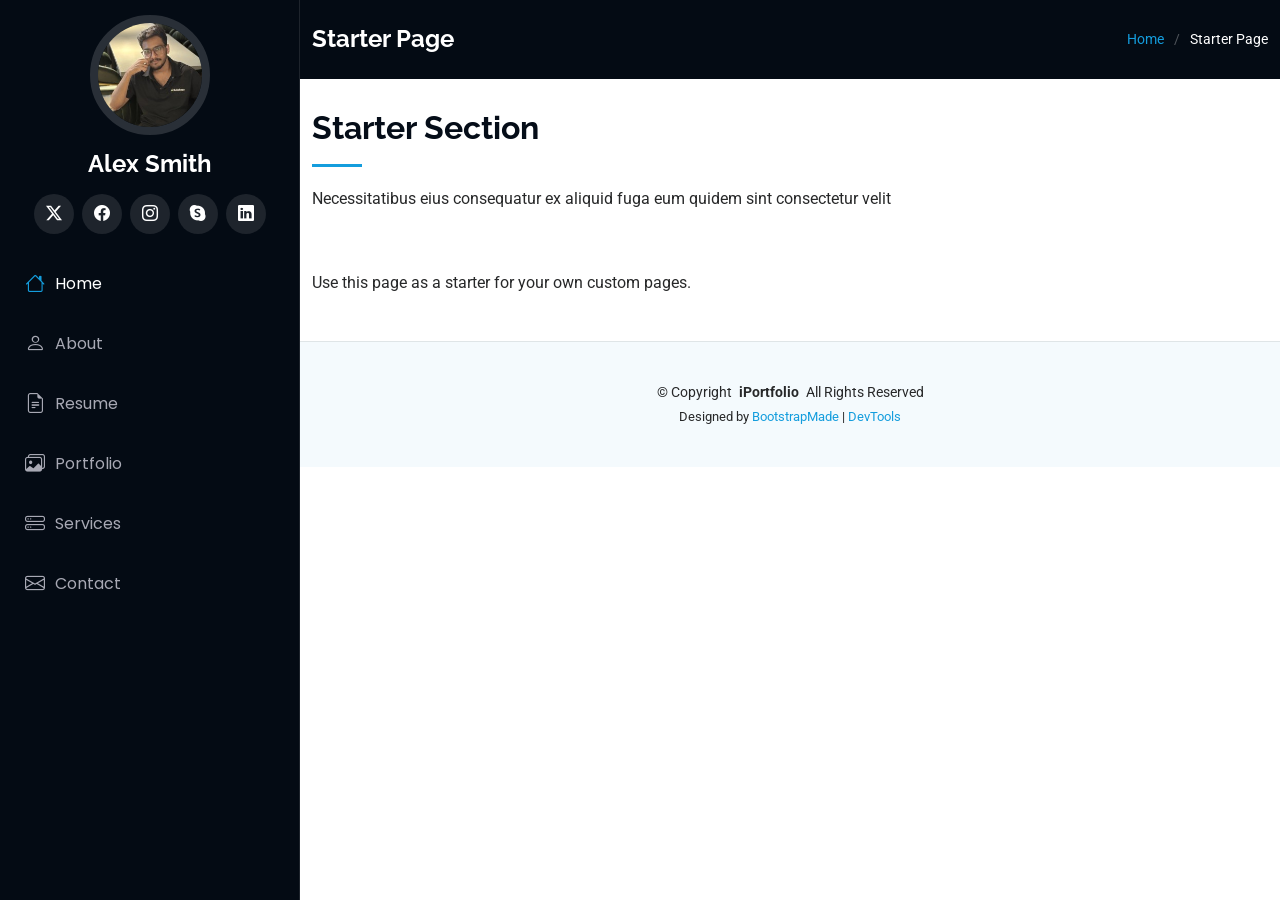
<file: starter-page.html>
<!DOCTYPE html>
<html lang="en">

<head>
  <meta charset="utf-8">
  <meta content="width=device-width, initial-scale=1.0" name="viewport">
 <title>Abiraj Rajeev | Portfolio</title>
  <meta property="og:title" content="Abiraj Rajeev | Portfolio">
  <meta property="og:description" content="Explore my work in web development and content management.">
  <meta property="og:image" content="https://yourimageurl.jpg">
  <meta property="og:url" content="https://abirajpanimoola-jpg.github.io/abirajrajeevportfolio/">
  <meta content="" name="description">
  <meta content="" name="keywords">

  <!-- Favicons -->
  <link href="assets/img/favicon.png" rel="icon">
  <link href="assets/img/apple-touch-icon.png" rel="apple-touch-icon">

  <!-- Fonts -->
  <link href="https://fonts.googleapis.com" rel="preconnect">
  <link href="https://fonts.gstatic.com" rel="preconnect" crossorigin>
  <link href="https://fonts.googleapis.com/css2?family=Roboto:ital,wght@0,100;0,300;0,400;0,500;0,700;0,900;1,100;1,300;1,400;1,500;1,700;1,900&family=Poppins:ital,wght@0,100;0,200;0,300;0,400;0,500;0,600;0,700;0,800;0,900;1,100;1,200;1,300;1,400;1,500;1,600;1,700;1,800;1,900&family=Raleway:ital,wght@0,100;0,200;0,300;0,400;0,500;0,600;0,700;0,800;0,900;1,100;1,200;1,300;1,400;1,500;1,600;1,700;1,800;1,900&display=swap" rel="stylesheet">

  <!-- Vendor CSS Files -->
  <link href="assets/vendor/bootstrap/css/bootstrap.min.css" rel="stylesheet">
  <link href="assets/vendor/bootstrap-icons/bootstrap-icons.css" rel="stylesheet">
  <link href="assets/vendor/aos/aos.css" rel="stylesheet">
  <link href="assets/vendor/glightbox/css/glightbox.min.css" rel="stylesheet">
  <link href="assets/vendor/swiper/swiper-bundle.min.css" rel="stylesheet">

  <!-- Main CSS File -->
  <link href="assets/css/main.css" rel="stylesheet">

  <!-- =======================================================
  * Template Name: iPortfolio
  * Template URL: https://bootstrapmade.com/iportfolio-bootstrap-portfolio-websites-template/
  * Updated: Jun 29 2024 with Bootstrap v5.3.3
  * Author: BootstrapMade.com
  * License: https://bootstrapmade.com/license/
  ======================================================== -->
</head>

<body class="starter-page-page">

  <header id="header" class="header dark-background d-flex flex-column">
    <i class="header-toggle d-xl-none bi bi-list"></i>

    <div class="profile-img">
      <img src="assets/img/my-profile-img.jpg" alt="" class="img-fluid rounded-circle">
    </div>

    <a href="index.html" class="logo d-flex align-items-center justify-content-center">
      <!-- Uncomment the line below if you also wish to use an image logo -->
      <!-- <img src="assets/img/logo.png" alt=""> -->
      <h1 class="sitename">Alex Smith</h1>
    </a>

    <div class="social-links text-center">
      <a href="#" class="twitter"><i class="bi bi-twitter-x"></i></a>
      <a href="#" class="facebook"><i class="bi bi-facebook"></i></a>
      <a href="#" class="instagram"><i class="bi bi-instagram"></i></a>
      <a href="#" class="google-plus"><i class="bi bi-skype"></i></a>
      <a href="#" class="linkedin"><i class="bi bi-linkedin"></i></a>
    </div>
    <nav id="navmenu" class="navmenu">
      <ul>
        <li><a href="index.html#hero" class="active"><i class="bi bi-house navicon"></i>Home</a></li>
        <li><a href="index.html#about"><i class="bi bi-person navicon"></i> About</a></li>
        <li><a href="index.html#resume"><i class="bi bi-file-earmark-text navicon"></i> Resume</a></li>
        <li><a href="index.html#portfolio"><i class="bi bi-images navicon"></i> Portfolio</a></li>
        <li><a href="index.html#services"><i class="bi bi-hdd-stack navicon"></i> Services</a></li>
        <li><a href="index.html#contact"><i class="bi bi-envelope navicon"></i> Contact</a></li>
      </ul>
    </nav>

    

  </header>

  <main class="main">

    <!-- Page Title -->
    <div class="page-title dark-background">
      <div class="container d-lg-flex justify-content-between align-items-center">
        <h1 class="mb-2 mb-lg-0">Starter Page</h1>
        <nav class="breadcrumbs">
          <ol>
            <li><a href="index.html">Home</a></li>
            <li class="current">Starter Page</li>
          </ol>
        </nav>
      </div>
    </div><!-- End Page Title -->

    <!-- Starter Section Section -->
    <section id="starter-section" class="starter-section section">

      <!-- Section Title -->
      <div class="container section-title" data-aos="fade-up">
        <h2>Starter Section</h2>
        <p>Necessitatibus eius consequatur ex aliquid fuga eum quidem sint consectetur velit</p>
      </div><!-- End Section Title -->

      <div class="container" data-aos="fade-up">
        <p>Use this page as a starter for your own custom pages.</p>
      </div>

    </section><!-- /Starter Section Section -->

  </main>

  <footer id="footer" class="footer position-relative light-background">

    <div class="container">
      <div class="copyright text-center ">
        <p>© <span>Copyright</span> <strong class="px-1 sitename">iPortfolio</strong> <span>All Rights Reserved</span></p>
      </div>
      <div class="credits">
        <!-- All the links in the footer should remain intact. -->
        <!-- You can delete the links only if you've purchased the pro version. -->
        <!-- Licensing information: https://bootstrapmade.com/license/ -->
        <!-- Purchase the pro version with working PHP/AJAX contact form: [buy-url] -->
        Designed by <a href="https://bootstrapmade.com/">BootstrapMade</a> | <a href="https://bootstrapmade.com/tools/">DevTools</a>
      </div>
    </div>

  </footer>

  <!-- Scroll Top -->
  <a href="#" id="scroll-top" class="scroll-top d-flex align-items-center justify-content-center"><i class="bi bi-arrow-up-short"></i></a>

  <!-- Preloader -->
  <div id="preloader"></div>

  <!-- Vendor JS Files -->
  <script src="assets/vendor/bootstrap/js/bootstrap.bundle.min.js"></script>
  <script src="assets/vendor/php-email-form/validate.js"></script>
  <script src="assets/vendor/aos/aos.js"></script>
  <script src="assets/vendor/typed.js/typed.umd.js"></script>
  <script src="assets/vendor/purecounter/purecounter_vanilla.js"></script>
  <script src="assets/vendor/waypoints/noframework.waypoints.js"></script>
  <script src="assets/vendor/glightbox/js/glightbox.min.js"></script>
  <script src="assets/vendor/imagesloaded/imagesloaded.pkgd.min.js"></script>
  <script src="assets/vendor/isotope-layout/isotope.pkgd.min.js"></script>
  <script src="assets/vendor/swiper/swiper-bundle.min.js"></script>

  <!-- Main JS File -->
  <script src="assets/js/main.js"></script>

</body>

</html>
</file>
<file: assets/css/main.css>
/**
* Template Name: iPortfolio
* Template URL: https://bootstrapmade.com/iportfolio-bootstrap-portfolio-websites-template/
* Updated: Jun 29 2024 with Bootstrap v5.3.3
* Author: BootstrapMade.com
* License: https://bootstrapmade.com/license/
*/

/*--------------------------------------------------------------
# Font & Color Variables
# Help: https://bootstrapmade.com/color-system/
--------------------------------------------------------------*/
/* Fonts */
:root {
  --default-font: "Roboto",  system-ui, -apple-system, "Segoe UI", Roboto, "Helvetica Neue", Arial, "Noto Sans", "Liberation Sans", sans-serif, "Apple Color Emoji", "Segoe UI Emoji", "Segoe UI Symbol", "Noto Color Emoji";
  --heading-font: "Raleway",  sans-serif;
  --nav-font: "Poppins",  sans-serif;
}

/* Global Colors - The following color variables are used throughout the website. Updating them here will change the color scheme of the entire website */
:root { 
  --background-color: #ffffff; /* Background color for the entire website, including individual sections */
  --default-color: #272829; /* Default color used for the majority of the text content across the entire website */
  --heading-color: #050d18; /* Color for headings, subheadings and title throughout the website */
  --accent-color: #149ddd; /* Accent color that represents your brand on the website. It's used for buttons, links, and other elements that need to stand out */
  --surface-color: #ffffff; /* The surface color is used as a background of boxed elements within sections, such as cards, icon boxes, or other elements that require a visual separation from the global background. */
  --contrast-color: #ffffff; /* Contrast color for text, ensuring readability against backgrounds of accent, heading, or default colors. */
}

/* Nav Menu Colors - The following color variables are used specifically for the navigation menu. They are separate from the global colors to allow for more customization options */
:root {
  --nav-color: #a8a9b4;  /* The default color of the main navmenu links */
  --nav-hover-color: #ffffff; /* Applied to main navmenu links when they are hovered over or active */
  --nav-mobile-background-color: #040b14; /* Used as the background color for mobile navigation menu */
  --nav-dropdown-background-color: #040b14; /* Used as the background color for dropdown items that appear when hovering over primary navigation items */
  --nav-dropdown-color: #a8a9b4; /* Used for navigation links of the dropdown items in the navigation menu. */
  --nav-dropdown-hover-color: #ffffff; /* Similar to --nav-hover-color, this color is applied to dropdown navigation links when they are hovered over. */
}

/* Color Presets - These classes override global colors when applied to any section or element, providing reuse of the sam color scheme. */

.light-background {
  --background-color: #f4fafd;
  --surface-color: #ffffff;
}

.dark-background {
  --background-color: #040b14;
  --default-color: #ffffff;
  --heading-color: #ffffff;
  --surface-color: #151f2b;
  --contrast-color: #ffffff;
}

/* Smooth scroll */
:root {
  scroll-behavior: smooth;
}

/*--------------------------------------------------------------
# General Styling & Shared Classes
--------------------------------------------------------------*/
body {
  color: var(--default-color);
  background-color: var(--background-color);
  font-family: var(--default-font);
}

a {
  color: var(--accent-color);
  text-decoration: none;
  transition: 0.3s;
}

a:hover {
  color: color-mix(in srgb, var(--accent-color), transparent 25%);
  text-decoration: none;
}

h1,
h2,
h3,
h4,
h5,
h6 {
  color: var(--heading-color);
  font-family: var(--heading-font);
}

/* PHP Email Form Messages
------------------------------*/
.php-email-form .error-message {
  display: none;
  background: #df1529;
  color: #ffffff;
  text-align: left;
  padding: 15px;
  margin-bottom: 24px;
  font-weight: 600;
}

.php-email-form .sent-message {
  display: none;
  color: #ffffff;
  background: #059652;
  text-align: center;
  padding: 15px;
  margin-bottom: 24px;
  font-weight: 600;
}

.php-email-form .loading {
  display: none;
  background: var(--surface-color);
  text-align: center;
  padding: 15px;
  margin-bottom: 24px;
}

.php-email-form .loading:before {
  content: "";
  display: inline-block;
  border-radius: 50%;
  width: 24px;
  height: 24px;
  margin: 0 10px -6px 0;
  border: 3px solid var(--accent-color);
  border-top-color: var(--surface-color);
  animation: php-email-form-loading 1s linear infinite;
}

@keyframes php-email-form-loading {
  0% {
    transform: rotate(0deg);
  }

  100% {
    transform: rotate(360deg);
  }
}

/*--------------------------------------------------------------
# Global Header
--------------------------------------------------------------*/
.header {
  color: var(--default-color);
  background-color: var(--background-color);
  position: fixed;
  top: 0;
  left: 0;
  bottom: 0;
  padding: 0 15px;
  width: 300px;
  transition: all ease-in-out 0.3s;
  overflow-y: auto;
  z-index: 997;
  border-right: 1px solid color-mix(in srgb, var(--default-color), transparent 90%);
}

.header .profile-img img {
  margin: 15px auto;
  display: block;
  width: 120px;
  border: 8px solid color-mix(in srgb, var(--default-color), transparent 85%);
}

.header .logo {
  line-height: 1;
  margin-bottom: 15px;
}

.header .logo img {
  max-height: 32px;
  margin-right: 8px;
}

.header .logo h1 {
  font-size: 24px;
  margin: 0;
  font-weight: 700;
  color: var(--heading-color);
}

.header .social-links {
  margin: 0 0 20px 0;
}

.header .social-links a {
  font-size: 16px;
  display: inline-flex;
  align-items: center;
  justify-content: center;
  background: color-mix(in srgb, var(--default-color), transparent 90%);
  color: var(--default-color);
  margin: 0 2px;
  border-radius: 50%;
  text-align: center;
  width: 40px;
  height: 40px;
  transition: 0.3s;
}

.header .social-links a:hover {
  color: var(--contrast-color);
  background: var(--accent-color);
}

@media (min-width: 1200px) {

  .header~main,
  .header~#footer {
    margin-left: 300px;
  }
}

@media (max-width: 1199px) {
  .header {
    left: -100%;
  }
}

.header.header-show {
  left: 0;
}

.header .header-toggle {
  color: var(--contrast-color);
  background-color: var(--accent-color);
  font-size: 22px;
  display: flex;
  align-items: center;
  justify-content: center;
  width: 40px;
  height: 40px;
  border-radius: 50%;
  cursor: pointer;
  position: fixed;
  top: 15px;
  right: 15px;
  z-index: 9999;
  transition: background-color 0.3s;
}

.header .header-toggle:hover {
  color: var(--contrast-color);
  background-color: color-mix(in srgb, var(--accent-color) 90%, white 15%);
}

/*--------------------------------------------------------------
# Navigation Menu
--------------------------------------------------------------*/
.mobile-nav-toggle {
  display: none;
}

.navmenu {
  padding: 0;
  z-index: 9997;
}

.navmenu ul {
  list-style: none;
  padding: 0 0 20px 0;
  margin: 0;
}

.navmenu a,
.navmenu a:focus {
  color: var(--nav-color);
  padding: 15px 10px;
  font-family: var(--nav-font);
  font-size: 16px;
  font-weight: 400;
  display: flex;
  align-items: center;
  white-space: nowrap;
  transition: 0.3s;
  width: 100%;
}

.navmenu a .navicon,
.navmenu a:focus .navicon {
  font-size: 20px;
  margin-right: 10px;
}

.navmenu a .toggle-dropdown,
.navmenu a:focus .toggle-dropdown {
  font-size: 12px;
  line-height: 0;
  margin-left: auto;
  width: 30px;
  height: 30px;
  display: flex;
  align-items: center;
  justify-content: center;
  border-radius: 50%;
  transition: 0.3s;
  flex-shrink: 0;
  background-color: color-mix(in srgb, var(--accent-color), transparent 90%);
}

.navmenu a .toggle-dropdown:hover,
.navmenu a:focus .toggle-dropdown:hover {
  background-color: var(--accent-color);
  color: var(--contrast-color);
}

.navmenu a:hover,
.navmenu .active,
.navmenu .active:focus {
  color: var(--nav-hover-color);
}

.navmenu a:hover .navicon,
.navmenu .active .navicon,
.navmenu .active:focus .navicon {
  color: var(--accent-color);
}

.navmenu .active .toggle-dropdown,
.navmenu .active:focus .toggle-dropdown {
  background-color: var(--accent-color);
  color: var(--contrast-color);
  transform: rotate(180deg);
}

.navmenu .dropdown {
  display: block;
}

.navmenu .dropdown a,
.navmenu .dropdown a:focus {
  color: --nav-dropdown-color;
}

.navmenu .dropdown a:hover,
.navmenu .dropdown .active,
.navmenu .dropdown .active:focus {
  color: var(--nav-dropdown-hover-color);
}

.navmenu .dropdown ul {
  position: static;
  display: none;
  z-index: 99;
  padding: 5px 10px;
  margin: 5px 10px;
  background-color: var(--nav-dropdown-background-color);
  border: 1px solid color-mix(in srgb, var(--default-color), transparent 90%);
  box-shadow: none;
  transition: all 0.5s ease-in-out;
}

.navmenu .dropdown ul ul {
  background-color: rgba(33, 37, 41, 0.1);
}

.navmenu .dropdown>.dropdown-active {
  display: block;
  background-color: rgba(33, 37, 41, 0.03);
}

/*--------------------------------------------------------------
# Global Footer
--------------------------------------------------------------*/
.footer {
  color: var(--default-color);
  background-color: var(--background-color);
  font-size: 14px;
  padding: 40px 0;
  position: relative;
  border-top: 1px solid color-mix(in srgb, var(--default-color), transparent 90%);
}

.footer .copyright p {
  margin-bottom: 0;
}

.footer .credits {
  margin-top: 4px;
  font-size: 13px;
  text-align: center;
}

/*--------------------------------------------------------------
# Preloader
--------------------------------------------------------------*/
#preloader {
  position: fixed;
  inset: 0;
  z-index: 999999;
  overflow: hidden;
  background: var(--background-color);
  transition: all 0.6s ease-out;
}

#preloader:before {
  content: "";
  position: fixed;
  top: calc(50% - 30px);
  left: calc(50% - 30px);
  border: 6px solid #ffffff;
  border-color: var(--accent-color) transparent var(--accent-color) transparent;
  border-radius: 50%;
  width: 60px;
  height: 60px;
  animation: animate-preloader 1.5s linear infinite;
}

@keyframes animate-preloader {
  0% {
    transform: rotate(0deg);
  }

  100% {
    transform: rotate(360deg);
  }
}

/*--------------------------------------------------------------
# Scroll Top Button
--------------------------------------------------------------*/
.scroll-top {
  position: fixed;
  visibility: hidden;
  opacity: 0;
  right: 15px;
  bottom: -15px;
  z-index: 99999;
  background-color: var(--accent-color);
  width: 44px;
  height: 44px;
  border-radius: 50px;
  transition: all 0.4s;
}

.scroll-top i {
  font-size: 24px;
  color: var(--contrast-color);
  line-height: 0;
}

.scroll-top:hover {
  background-color: color-mix(in srgb, var(--accent-color), transparent 20%);
  color: var(--contrast-color);
}

.scroll-top.active {
  visibility: visible;
  opacity: 1;
  bottom: 15px;
}

/*--------------------------------------------------------------
# Disable aos animation delay on mobile devices
--------------------------------------------------------------*/
@media screen and (max-width: 768px) {
  [data-aos-delay] {
    transition-delay: 0 !important;
  }
}

/*--------------------------------------------------------------
# Global Page Titles & Breadcrumbs
--------------------------------------------------------------*/
.page-title {
  color: var(--default-color);
  background-color: var(--background-color);
  padding: 25px 0;
  position: relative;
}

.page-title h1 {
  font-size: 24px;
  font-weight: 700;
}

.page-title .breadcrumbs ol {
  display: flex;
  flex-wrap: wrap;
  list-style: none;
  padding: 0;
  margin: 0;
  font-size: 14px;
  font-weight: 400;
}

.page-title .breadcrumbs ol li+li {
  padding-left: 10px;
}

.page-title .breadcrumbs ol li+li::before {
  content: "/";
  display: inline-block;
  padding-right: 10px;
  color: color-mix(in srgb, var(--default-color), transparent 70%);
}

/*--------------------------------------------------------------
# Global Sections
--------------------------------------------------------------*/
section,
.section {
  color: var(--default-color);
  background-color: var(--background-color);
  padding: 30px 0;
  overflow: clip;
}

/*--------------------------------------------------------------
# Global Section Titles
--------------------------------------------------------------*/
.section-title {
  padding-bottom: 60px;
  position: relative;
}

.section-title h2 {
  font-size: 32px;
  font-weight: 700;
  margin-bottom: 20px;
  padding-bottom: 20px;
  position: relative;
}

.section-title h2:after {
  content: "";
  position: absolute;
  display: block;
  width: 50px;
  height: 3px;
  background: var(--accent-color);
  left: 0;
  bottom: 0;
}

.section-title p {
  margin-bottom: 0;
}

/*--------------------------------------------------------------
# Hero Section
--------------------------------------------------------------*/
.hero {
  width: 100%;
  min-height: 100vh;
  position: relative;
  padding: 80px 0;
  display: flex;
  align-items: center;
  justify-content: center;
}

.hero img {
  position: absolute;
  inset: 0;
  display: block;
  width: 100%;
  height: 100%;
  object-fit: cover;
  z-index: 1;
}

.hero:before {
  content: "";
  background: color-mix(in srgb, var(--background-color), transparent 70%);
  position: absolute;
  inset: 0;
  z-index: 2;
}

.hero .container {
  position: relative;
  z-index: 3;
}

.hero h2 {
  margin: 0;
  font-size: 64px;
  font-weight: 700;
}

.hero p {
  margin: 5px 0 0 0;
  font-size: 26px;
}

.hero p span {
  letter-spacing: 1px;
  border-bottom: 2px solid var(--accent-color);
}

.hero .social-links {
  margin-top: 25px;
}

.hero .social-links a {
  font-size: 24px;
  display: inline-block;
  color: color-mix(in srgb, var(--default-color), transparent 50%);
  line-height: 1;
  margin-right: 20px;
  transition: 0.3s;
}

.hero .social-links a:hover {
  color: var(--accent-color);
}

@media (max-width: 768px) {
  .hero h2 {
    font-size: 32px;
  }

  .hero p {
    font-size: 20px;
  }
}

/*--------------------------------------------------------------
# About Section
--------------------------------------------------------------*/
.about .content h2 {
  font-weight: 700;
  font-size: 24px;
}

.about .content ul {
  list-style: none;
  padding: 0;
}

.about .content ul li {
  margin-bottom: 20px;
  display: flex;
  align-items: center;
}

.about .content ul strong {
  margin-right: 10px;
}

.about .content ul i {
  font-size: 16px;
  margin-right: 5px;
  color: var(--accent-color);
  line-height: 0;
}

/*--------------------------------------------------------------
# Stats Section
--------------------------------------------------------------*/
.stats .stats-item {
  padding: 30px;
  width: 100%;
}

.stats .stats-item i {
  color: var(--accent-color);
  display: block;
  font-size: 44px;
  float: left;
  line-height: 0;
}

.stats .stats-item .purecounter {
  color: var(--heading-color);
  font-size: 48px;
  line-height: 40px;
  display: block;
  font-weight: 700;
  margin-left: 60px;
}

.stats .stats-item p {
  color: color-mix(in srgb, var(--default-color), transparent 40%);
  padding: 15px 0 0 0;
  margin: 0 0 0 60px;
  font-family: var(--heading-font);
  font-size: 14px;
}

/*--------------------------------------------------------------
# Skills Section
--------------------------------------------------------------*/
.skills .progress {
  height: 60px;
  display: block;
  background: none;
  border-radius: 0;
}

.skills .progress .skill {
  color: var(--heading-color);
  padding: 0;
  margin: 0 0 6px 0;
  text-transform: uppercase;
  display: block;
  font-weight: 600;
  font-family: var(--heading-font);
}

.skills .progress .skill .val {
  float: right;
  font-style: normal;
}

.skills .progress-bar-wrap {
  background: color-mix(in srgb, var(--default-color), transparent 90%);
  height: 10px;
}

.skills .progress-bar {
  width: 1px;
  height: 10px;
  transition: 0.9s;
  background-color: var(--accent-color);
}

/*--------------------------------------------------------------
# Resume Section
--------------------------------------------------------------*/
.resume .resume-title {
  color: var(--heading-color);
  font-size: 26px;
  font-weight: 700;
  margin-top: 20px;
  margin-bottom: 20px;
}

.resume .resume-item {
  padding: 0 0 20px 20px;
  margin-top: -2px;
  border-left: 2px solid var(--accent-color);
  position: relative;
}

.resume .resume-item h4 {
  line-height: 18px;
  font-size: 18px;
  font-weight: 600;
  text-transform: uppercase;
  color: color-mix(in srgb, var(--default-color), transparent 20%);
  margin-bottom: 10px;
}

.resume .resume-item h5 {
  font-size: 16px;
  padding: 5px 15px;
  display: inline-block;
  font-weight: 600;
  margin-bottom: 10px;
}

.resume .resume-item ul {
  padding-left: 20px;
}

.resume .resume-item ul li {
  padding-bottom: 10px;
}

.resume .resume-item:last-child {
  padding-bottom: 0;
}

.resume .resume-item::before {
  content: "";
  position: absolute;
  width: 16px;
  height: 16px;
  border-radius: 50px;
  left: -9px;
  top: 0;
  background: var(--background-color);
  border: 2px solid var(--accent-color);
}

/*--------------------------------------------------------------
# Portfolio Section
--------------------------------------------------------------*/
.portfolio .portfolio-filters {
  padding: 0;
  margin: 0 auto 20px auto;
  list-style: none;
  text-align: center;
}

.portfolio .portfolio-filters li {
  cursor: pointer;
  display: inline-block;
  padding: 0;
  font-size: 14px;
  font-weight: 400;
  margin: 0 10px;
  line-height: 1;
  text-transform: uppercase;
  margin-bottom: 10px;
  transition: all 0.3s ease-in-out;
}

.portfolio .portfolio-filters li:hover,
.portfolio .portfolio-filters li.filter-active {
  color: var(--accent-color);
}

.portfolio .portfolio-filters li:first-child {
  margin-left: 0;
}

.portfolio .portfolio-filters li:last-child {
  margin-right: 0;
}

@media (max-width: 575px) {
  .portfolio .portfolio-filters li {
    font-size: 14px;
    margin: 0 5px;
  }
}

.portfolio .portfolio-content {
  position: relative;
  overflow: hidden;
}

.portfolio .portfolio-content img {
  transition: 0.3s;
}

.portfolio .portfolio-content .portfolio-info {
  opacity: 0;
  position: absolute;
  inset: 0;
  z-index: 3;
  transition: all ease-in-out 0.3s;
  background: rgba(0, 0, 0, 0.6);
  padding: 15px;
}

.portfolio .portfolio-content .portfolio-info h4 {
  font-size: 14px;
  padding: 5px 10px;
  font-weight: 400;
  color: #ffffff;
  display: inline-block;
  background-color: var(--accent-color);
}

.portfolio .portfolio-content .portfolio-info p {
  position: absolute;
  bottom: 10px;
  text-align: center;
  display: inline-block;
  left: 0;
  right: 0;
  font-size: 16px;
  font-weight: 600;
  color: rgba(255, 255, 255, 0.8);
}

.portfolio .portfolio-content .portfolio-info .preview-link,
.portfolio .portfolio-content .portfolio-info .details-link {
  position: absolute;
  left: calc(50% - 40px);
  font-size: 26px;
  top: calc(50% - 14px);
  color: #fff;
  transition: 0.3s;
  line-height: 1.2;
}

.portfolio .portfolio-content .portfolio-info .preview-link:hover,
.portfolio .portfolio-content .portfolio-info .details-link:hover {
  color: var(--accent-color);
}

.portfolio .portfolio-content .portfolio-info .details-link {
  left: 50%;
  font-size: 34px;
  line-height: 0;
}

.portfolio .portfolio-content:hover .portfolio-info {
  opacity: 1;
}

.portfolio .portfolio-content:hover img {
  transform: scale(1.1);
}

/*--------------------------------------------------------------
# Services Section
--------------------------------------------------------------*/
.services .service-item {
  position: relative;
}

.services .service-item .icon {
  background: var(--accent-color);
  display: flex;
  align-items: center;
  justify-content: center;
  width: 54px;
  height: 54px;
  border-radius: 50%;
  transition: 0.5s;
  border: 1px solid var(--accent-color);
  margin-right: 20px;
}

.services .service-item .icon i {
  color: var(--contrast-color);
  font-size: 24px;
  line-height: 0;
}

.services .service-item:hover .icon {
  background: var(--surface-color);
}

.services .service-item:hover .icon i {
  color: var(--accent-color);
}

.services .service-item .title {
  font-weight: 700;
  margin-bottom: 15px;
  font-size: 18px;
}

.services .service-item .title a {
  color: var(--heading-color);
}

.services .service-item .title a:hover {
  color: var(--accent-color);
}

.services .service-item .description {
  line-height: 24px;
  font-size: 14px;
}

/*--------------------------------------------------------------
# Testimonials Section
--------------------------------------------------------------*/
.testimonials .testimonials-carousel,
.testimonials .testimonials-slider {
  overflow: hidden;
}

.testimonials .testimonial-item {
  box-sizing: content-box;
  text-align: center;
  min-height: 320px;
}

.testimonials .testimonial-item .testimonial-img {
  width: 90px;
  border-radius: 50%;
  margin: 0 auto;
}

.testimonials .testimonial-item h3 {
  font-size: 18px;
  font-weight: bold;
  margin: 10px 0 5px 0;
}

.testimonials .testimonial-item h4 {
  font-size: 14px;
  color: color-mix(in srgb, var(--default-color), transparent 20%);
  margin: 0;
}

.testimonials .testimonial-item .quote-icon-left,
.testimonials .testimonial-item .quote-icon-right {
  color: color-mix(in srgb, var(--accent-color), transparent 40%);
  font-size: 26px;
  line-height: 0;
}

.testimonials .testimonial-item .quote-icon-left {
  display: inline-block;
  left: -5px;
  position: relative;
}

.testimonials .testimonial-item .quote-icon-right {
  display: inline-block;
  right: -5px;
  position: relative;
  top: 10px;
  transform: scale(-1, -1);
}

.testimonials .testimonial-item p {
  font-style: italic;
  margin: 0 15px 15px 15px;
  padding: 20px;
  background-color: var(--surface-color);
  position: relative;
  margin-bottom: 35px;
  border-radius: 6px;
  box-shadow: 0px 2px 15px rgba(0, 0, 0, 0.1);
}

.testimonials .testimonial-item p::after {
  content: "";
  width: 0;
  height: 0;
  border-top: 20px solid var(--surface-color);
  border-right: 20px solid transparent;
  border-left: 20px solid transparent;
  position: absolute;
  bottom: -20px;
  left: calc(50% - 20px);
}

.testimonials .swiper-wrapper {
  height: auto;
}

.testimonials .swiper-pagination {
  margin-top: 40px;
  position: relative;
}

.testimonials .swiper-pagination .swiper-pagination-bullet {
  width: 12px;
  height: 12px;
  background-color: var(--background-color);
  opacity: 1;
  border: 1px solid var(--accent-color);
}

.testimonials .swiper-pagination .swiper-pagination-bullet-active {
  background-color: var(--accent-color);
}

/*--------------------------------------------------------------
# Contact Section
--------------------------------------------------------------*/
.contact .info-wrap {
  background-color: var(--surface-color);
  box-shadow: 0px 0px 20px rgba(0, 0, 0, 0.1);
  padding: 30px;
}

@media (max-width: 575px) {
  .contact .info-wrap {
    padding: 20px;
  }
}

.contact .info-item {
  margin-bottom: 40px;
}

.contact .info-item i {
  font-size: 20px;
  color: var(--accent-color);
  background: color-mix(in srgb, var(--accent-color), transparent 92%);
  width: 44px;
  height: 44px;
  display: flex;
  justify-content: center;
  align-items: center;
  border-radius: 50px;
  transition: all 0.3s ease-in-out;
  margin-right: 15px;
}

.contact .info-item h3 {
  padding: 0;
  font-size: 18px;
  font-weight: 700;
  margin-bottom: 5px;
}

.contact .info-item p {
  padding: 0;
  margin-bottom: 0;
  font-size: 14px;
}

.contact .info-item:hover i {
  background: var(--accent-color);
  color: var(--contrast-color);
}

.contact .php-email-form {
  background-color: var(--surface-color);
  height: 100%;
  padding: 30px;
  box-shadow: 0px 0px 20px rgba(0, 0, 0, 0.1);
}

@media (max-width: 575px) {
  .contact .php-email-form {
    padding: 20px;
  }
}

.contact .php-email-form input[type=text],
.contact .php-email-form input[type=email],
.contact .php-email-form textarea {
  font-size: 14px;
  padding: 10px 15px;
  box-shadow: none;
  border-radius: 0;
  color: var(--default-color);
  background-color: var(--surface-color);
  border-color: color-mix(in srgb, var(--default-color), transparent 80%);
}

.contact .php-email-form input[type=text]:focus,
.contact .php-email-form input[type=email]:focus,
.contact .php-email-form textarea:focus {
  border-color: var(--accent-color);
}

.contact .php-email-form input[type=text]::placeholder,
.contact .php-email-form input[type=email]::placeholder,
.contact .php-email-form textarea::placeholder {
  color: color-mix(in srgb, var(--default-color), transparent 70%);
}

.contact .php-email-form button[type=submit] {
  color: var(--contrast-color);
  background: var(--accent-color);
  border: 0;
  padding: 10px 30px;
  transition: 0.4s;
  border-radius: 50px;
}

.contact .php-email-form button[type=submit]:hover {
  background: color-mix(in srgb, var(--accent-color), transparent 25%);
}

/*--------------------------------------------------------------
# Portfolio Details Section
--------------------------------------------------------------*/
.portfolio-details .portfolio-details-slider img {
  width: 100%;
}

.portfolio-details .portfolio-details-slider .swiper-pagination {
  margin-top: 20px;
  position: relative;
}

.portfolio-details .portfolio-details-slider .swiper-pagination .swiper-pagination-bullet {
  width: 12px;
  height: 12px;
  background-color: color-mix(in srgb, var(--default-color), transparent 85%);
  opacity: 1;
}

.portfolio-details .portfolio-details-slider .swiper-pagination .swiper-pagination-bullet-active {
  background-color: var(--accent-color);
}

.portfolio-details .portfolio-info {
  padding: 30px;
  box-shadow: 0px 0 30px rgba(0, 0, 0, 0.1);
}

.portfolio-details .portfolio-info h3 {
  font-size: 22px;
  font-weight: 700;
  margin-bottom: 20px;
  padding-bottom: 20px;
  border-bottom: 1px solid color-mix(in srgb, var(--default-color), transparent 85%);
}

.portfolio-details .portfolio-info ul {
  list-style: none;
  padding: 0;
  font-size: 15px;
}

.portfolio-details .portfolio-info ul li+li {
  margin-top: 10px;
}

.portfolio-details .portfolio-description {
  padding-top: 30px;
}

.portfolio-details .portfolio-description h2 {
  font-size: 26px;
  font-weight: 700;
  margin-bottom: 20px;
}

.portfolio-details .portfolio-description p {
  padding: 0;
  color: color-mix(in srgb, var(--default-color), transparent 30%);
}

/*--------------------------------------------------------------
# Service Details Section
--------------------------------------------------------------*/
.service-details .services-list {
  padding: 10px 30px;
  border: 1px solid color-mix(in srgb, var(--default-color), transparent 90%);
  margin-bottom: 20px;
}

.service-details .services-list a {
  display: block;
  line-height: 1;
  padding: 8px 0 8px 15px;
  border-left: 3px solid color-mix(in srgb, var(--default-color), transparent 70%);
  margin: 20px 0;
  color: color-mix(in srgb, var(--default-color), transparent 20%);
  transition: 0.3s;
}

.service-details .services-list a.active {
  color: var(--heading-color);
  font-weight: 700;
  border-color: var(--accent-color);
}

.service-details .services-list a:hover {
  border-color: var(--accent-color);
}

.service-details .services-img {
  margin-bottom: 20px;
}

.service-details h3 {
  font-size: 26px;
  font-weight: 700;
}

.service-details h4 {
  font-size: 20px;
  font-weight: 700;
}

.service-details p {
  font-size: 15px;
}

.service-details ul {
  list-style: none;
  padding: 0;
  font-size: 15px;
}

.service-details ul li {
  padding: 5px 0;
  display: flex;
  align-items: center;
}

.service-details ul i {
  font-size: 20px;
  margin-right: 8px;
  color: var(--accent-color);
}

/*--------------------------------------------------------------
# Starter Section Section
--------------------------------------------------------------*/
.starter-section {
  /* Add your styles here */
}
</file>
